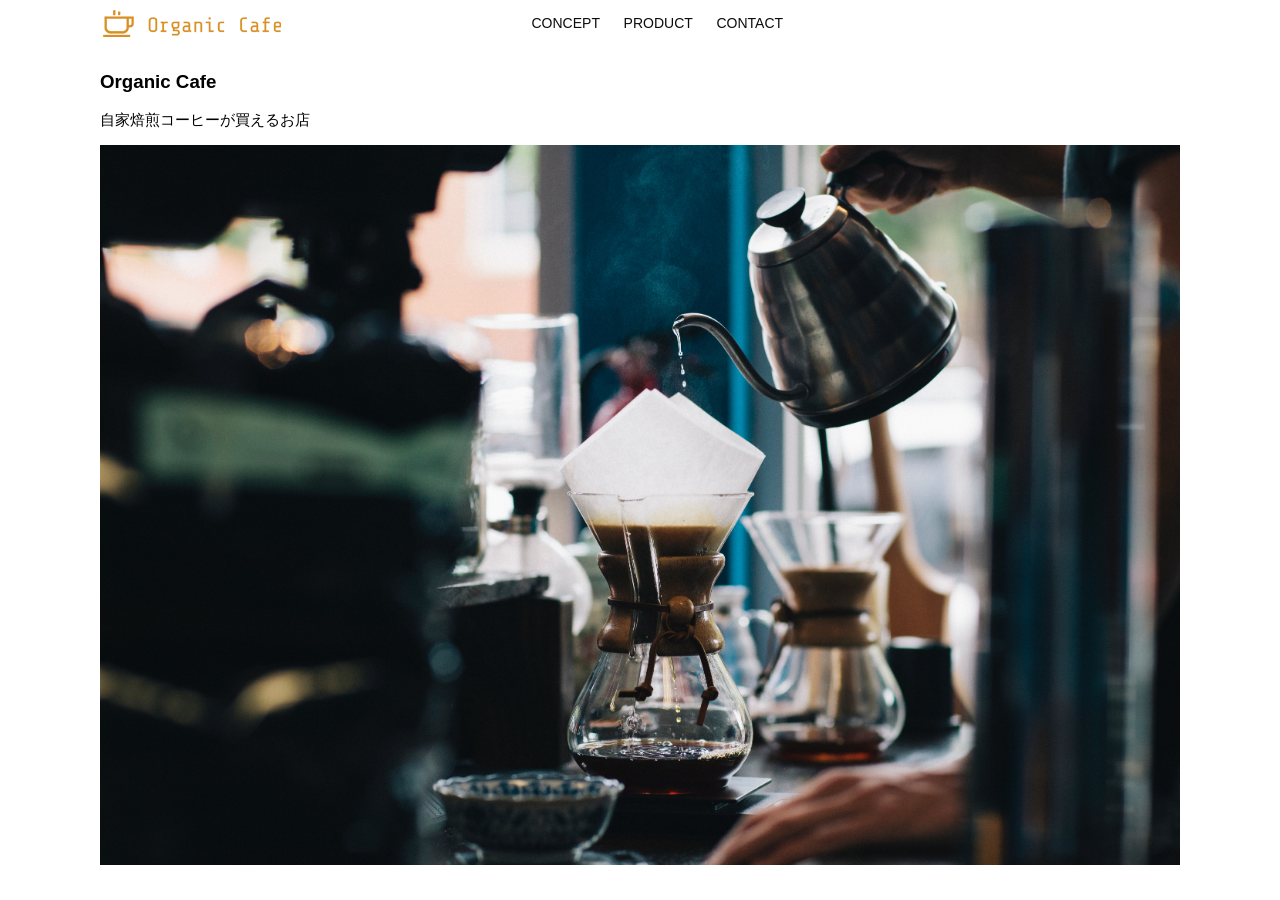
<file: kadai_013/index.html>
<!DOCTYPE html>
<html>
  <head>
    <title>Organic Cafe</title>
    <meta charset="UTF-8" />
    <meta
      name="description"
      content="自家焙煎のコーヒーがお家で楽しめるOrganic Cafe"
    />
    <meta name="viewport" content="width=device-width, initial-scale=1.0" />
    <link rel="stylesheet" href="style.css" />
  </head>
  <body>
    <!-- ヘッダー -->
    <header>
      <!-- ロゴ -->
      <a href="index.html" id="logo"
        ><img src="images/logo.png" alt="トップページに戻る"
      /></a>

      <!-- PC用ナビゲーション -->
      <nav id="nav-pc">
        <a href="index.html#concept">CONCEPT</a>
        <a href="index.html#product">PRODUCT</a>
        <a href="index.html#contact">CONTACT</a>
    </nav>
      <!-- スマホ用メニューボタン -->
      <img id="menu-sp" src="images/button-menu.png" alt="ナビゲーションを開く" onclick="document.getElementById('nav-sp').style.display = 'block'">
      
      <!-- スマホ用ナビゲーション -->
      <nav id="nav-sp">
        <img id="close" src="images/button-close.png" alt="ナビゲーションを閉じる" onclick="document.getElementById('nav-sp').style.display = 'none'">
        <a id="logo-sp" href="index.html" onclick="document.getElementById('nav-sp').style.display = 'none'"><img src="images/logo-sp.png" alt="トップページに戻る"></a>
        <a class="menu" href="index.html#concept" onclick="document.getElementById('nav-sp').style.display = 'none'">CONCEPT</a>
        <a class="menu" href="index.html#product" onclick="document.getElementById('nav-sp').style.display = 'none'">PRODUCT</a>
        <a class="menu" href="index.html#contact" onclick="document.getElementById('nav-sp').style.display = 'none'">CONTACT</a>
      </nav> 
    </header>
  
  <!--======== 後略 ========-->
  
    </header>
    <main>
      <article>
        <!-- メインビジュアル -->
        <section id="main-visual">
          <div id="main-message">
            <h1>Organic Cafe</h1>
            <p>自家焙煎コーヒーが買えるお店</p>
          </div>
          <img
            src="images/main-image.jpg"
            alt="コーヒーをハンドドリップで淹れる画像"
          />
        </section>
      </article>
    </main>
  </body>
</html>
</file>
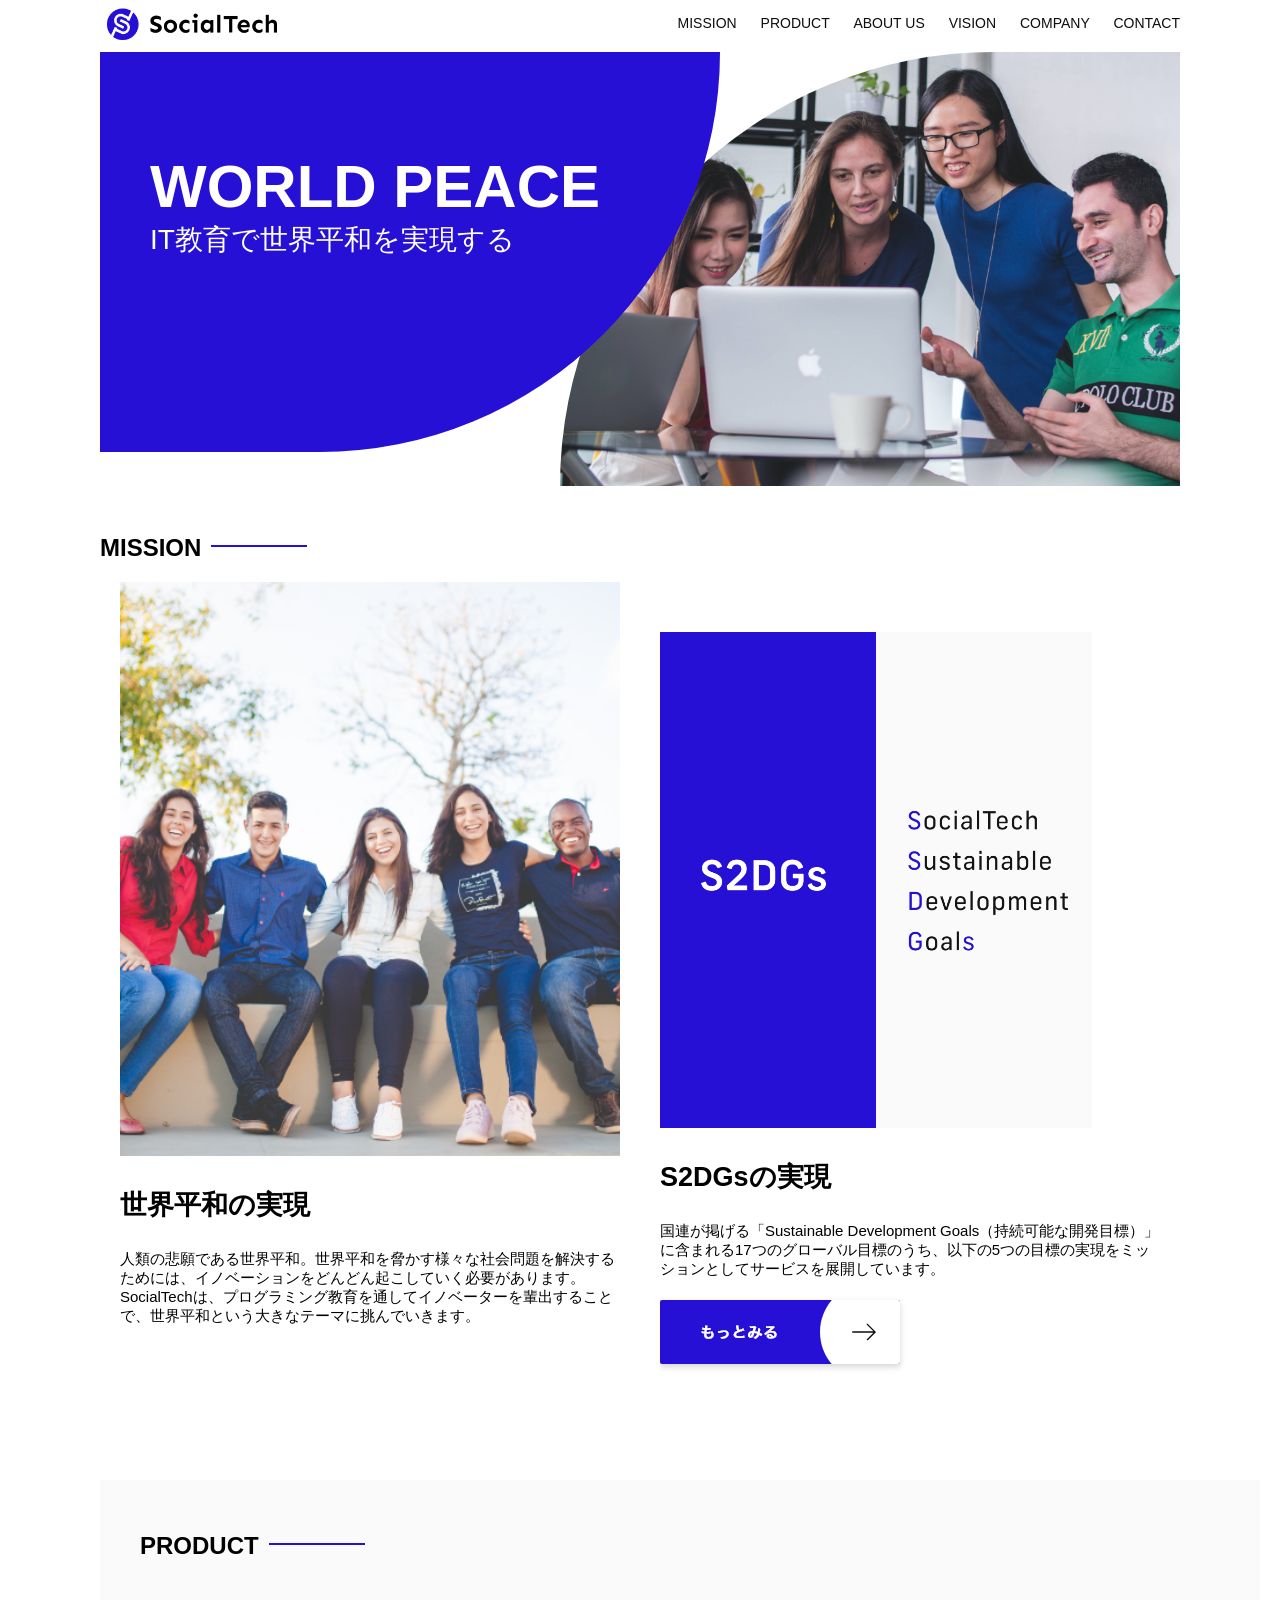
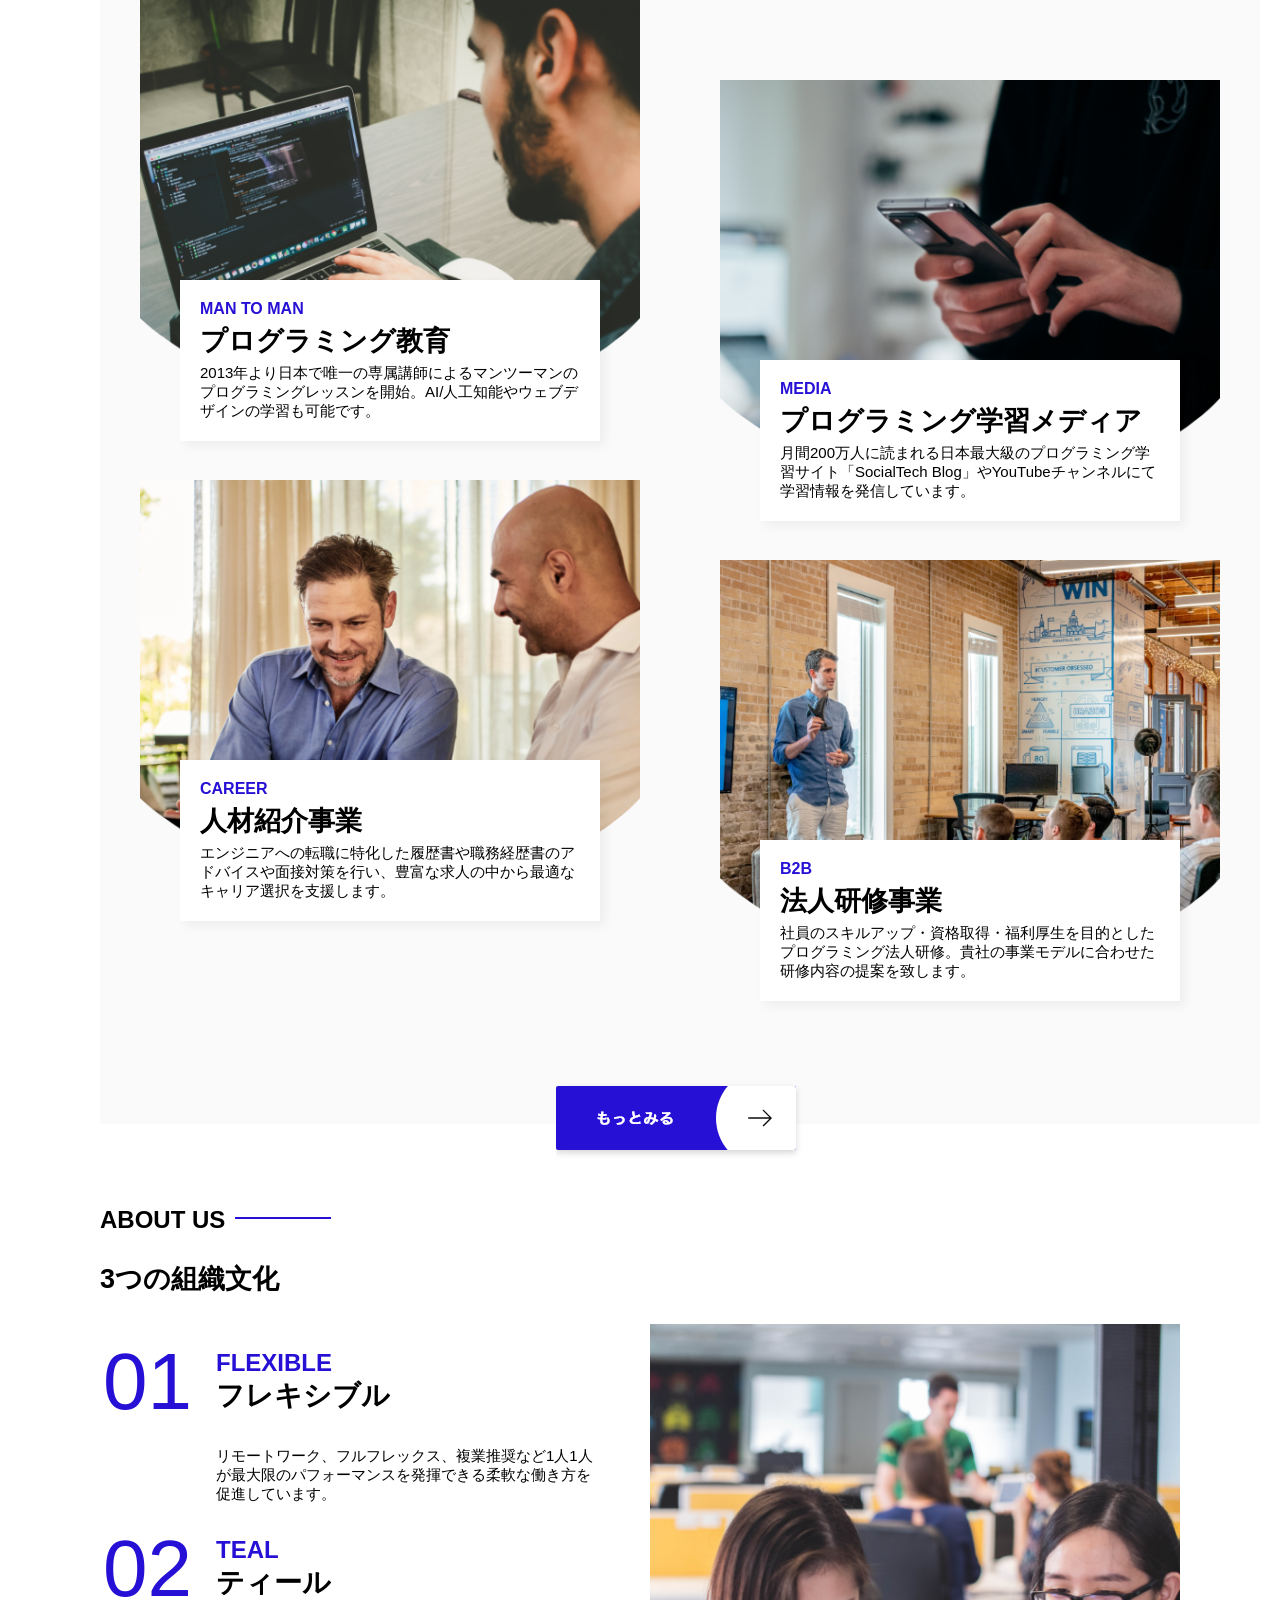
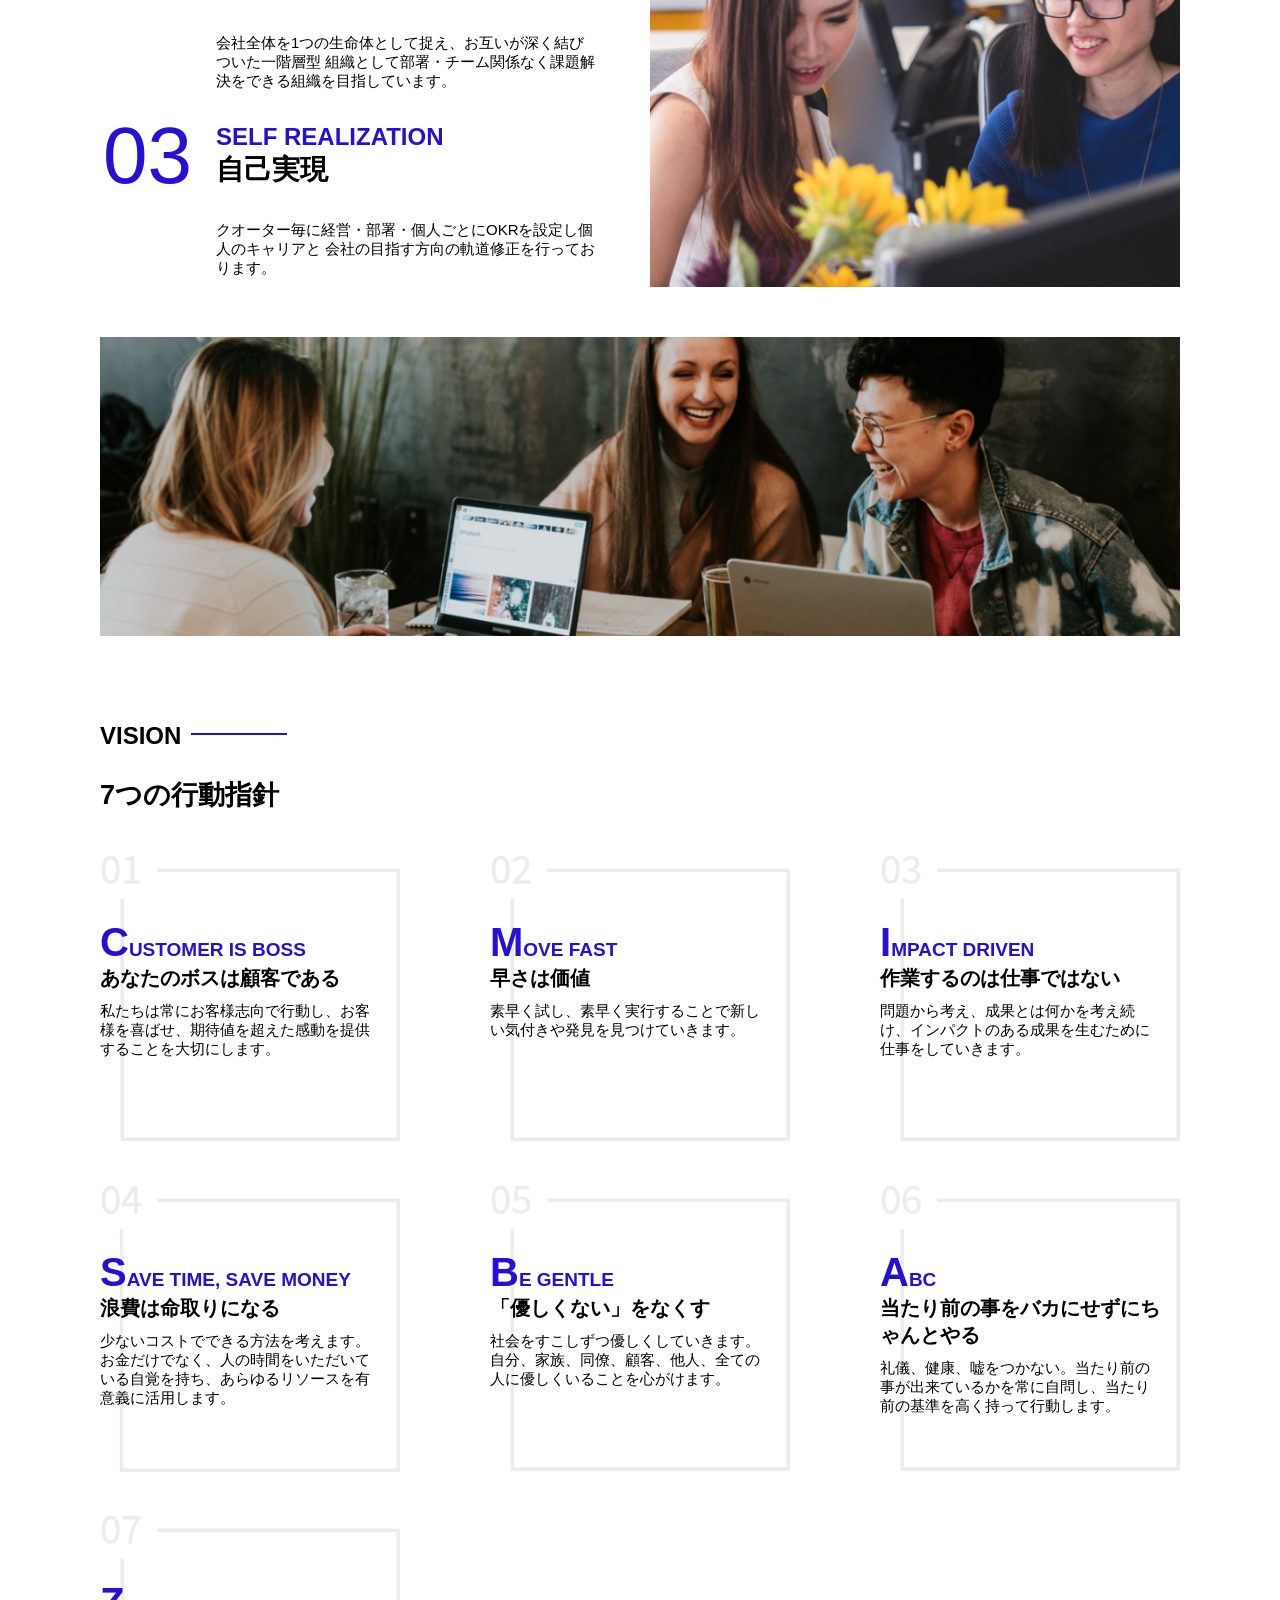
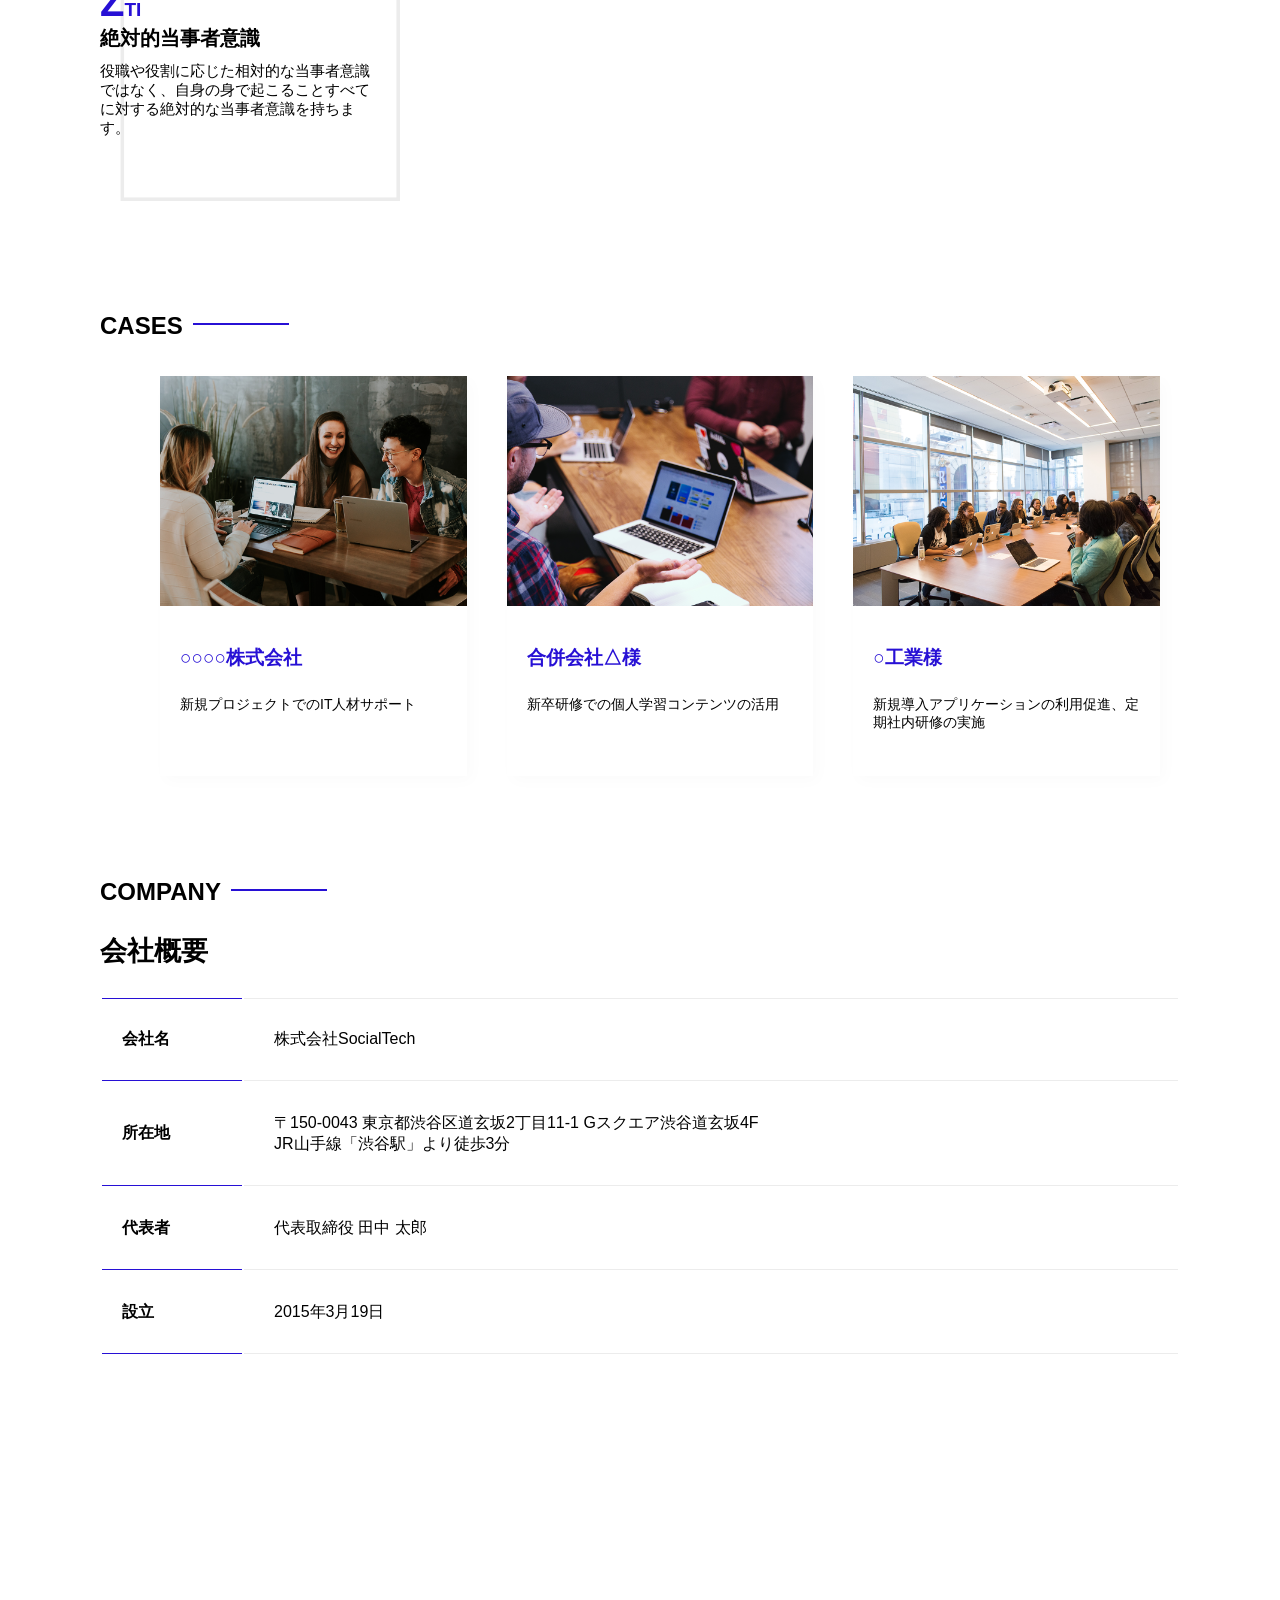
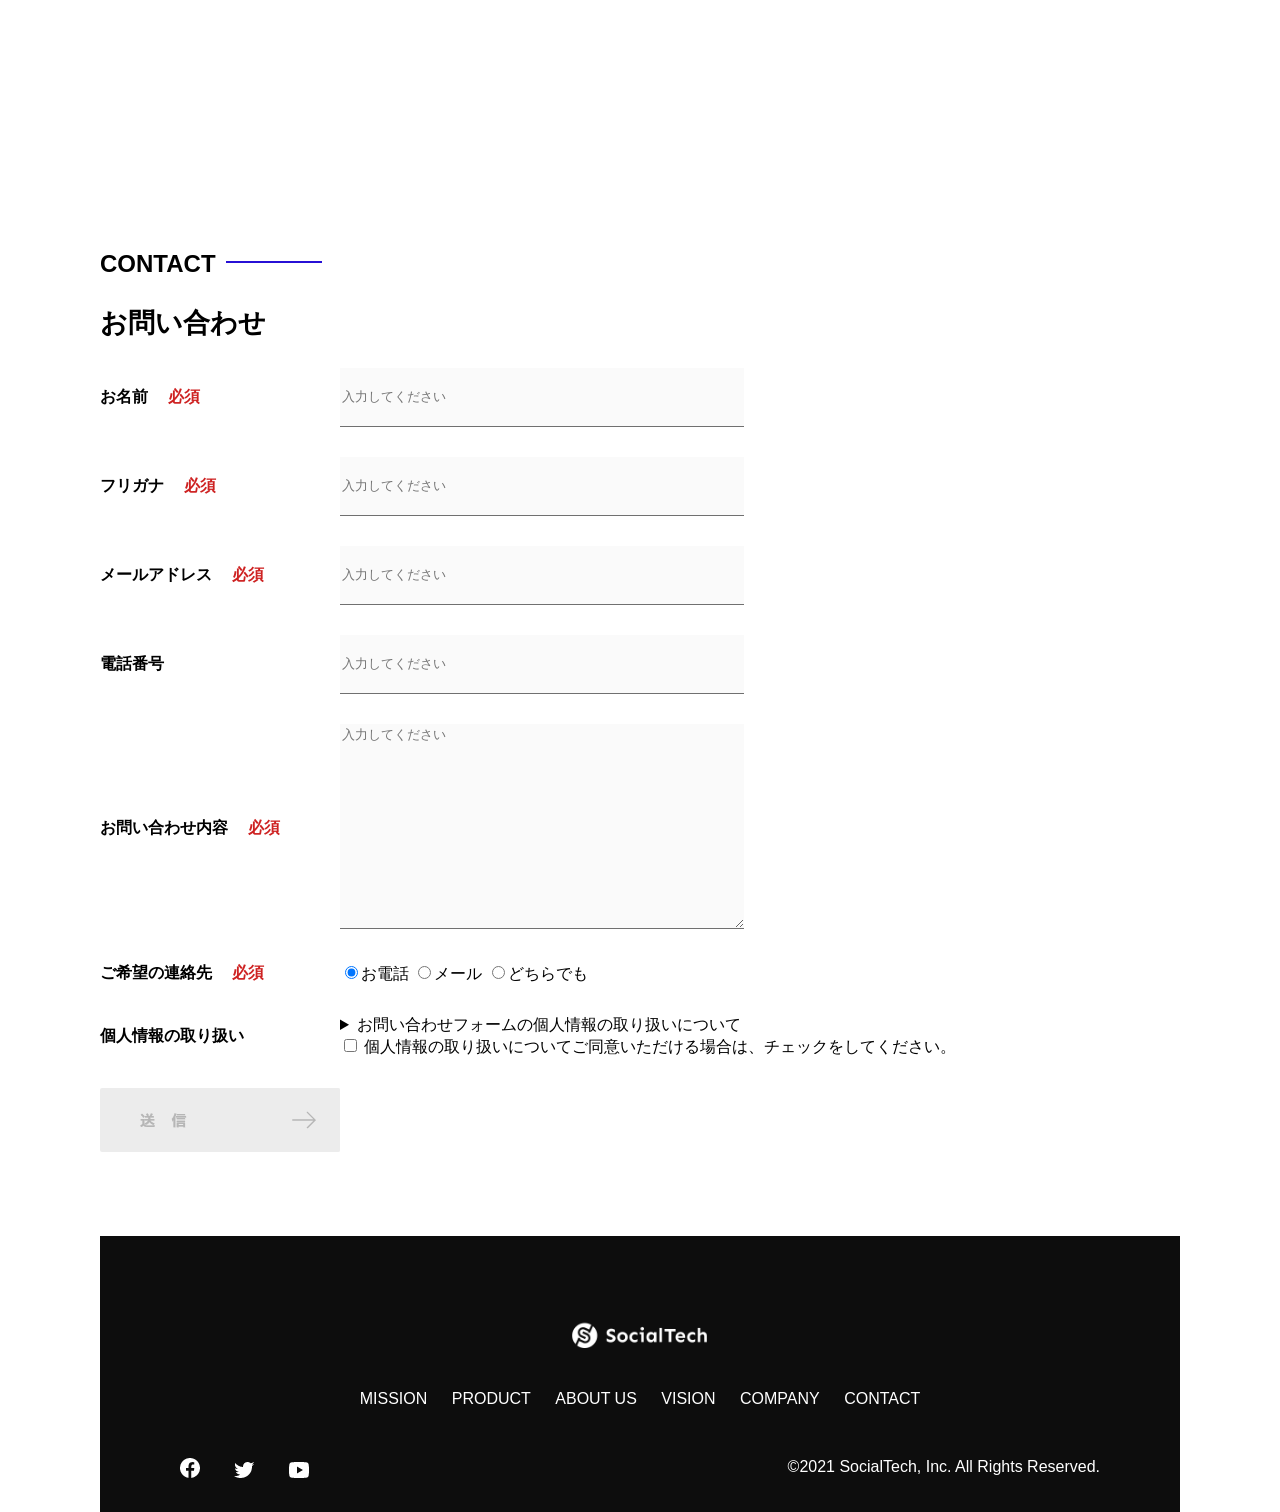
<file: kadai_tutorial_output/index.html>
<!DOCTYPE html>
<html>
  <head>
    <title>SocialTech</title>
    <meta charset="UTF-8" />
    <meta
      name="description"
      content="SocialTechはEdTech業界のリーディングカンパニーを目指します。"
    />
    <meta name="viewport" content="width=device-width, initial-scale=1.0" />
    <link rel="stylesheet" href="style.css" />
  </head>
  <body>
    <!-- ヘッダー -->
    <header>
      <!-- ロゴ -->
      <a href="index.html" id="logo"
        ><img src="images/logo.png" alt="トップページに戻る"
      /></a>

      <!-- PC用ナビゲーション -->
      <nav id="nav-pc">
        <a href="mission.html">MISSION</a>
        <a href="product.html">PRODUCT</a>
        <a href="index.html#aboutus">ABOUT US</a>
        <a href="index.html#vision">VISION</a>
        <a href="index.html#company">COMPANY</a>
        <a href="index.html#contact">CONTACT</a>
      </nav>
      <!-- スマホ用メニューボタン -->
     <img id="menu-sp" src="images/button-menu.png" alt="ナビゲーションを開く" onclick="document.getElementById('nav-sp').style.display = 'block'">
    <!-- スマホ用ナビゲーション -->
    <nav id="nav-sp">
      <img id="close" src="images/button-close.png" alt="ナビゲーションを閉じる" onclick="document.getElementById('nav-sp').style.display = 'none'">
      <a id="logo-sp" href="index.html" onclick="document.getElementById('nav-sp').style.display = 'none'"><img
          src="images/logo-sp.png" alt="トップページに戻る"></a>
      <a class="menu" href="mission.html" onclick="document.getElementById('nav-sp').style.display = 'none'">MISSION</a>
      <a class="menu" href="product.html" onclick="document.getElementById('nav-sp').style.display = 'none'">PRODUCT</a>
      <a class="menu" href="index.html#aboutus" onclick="document.getElementById('nav-sp').style.display = 'none'">ABOUT
        US</a>
      <a class="menu" href="index.html#vision"
        onclick="document.getElementById('nav-sp').style.display = 'none'">VISION</a>
      <a class="menu" href="index.html#company"
        onclick="document.getElementById('nav-sp').style.display = 'none'">COMPANY</a>
      <a class="menu" href="index.html#contact"
        onclick="document.getElementById('nav-sp').style.display = 'none'">CONTACT</a>
      <div id="sns">
        <a href="https://www.facebook.com/sejuku2013"><img src="images/button-facebook.png" alt="Facebookのリンク"></a>
        <a href="https://twitter.com/samuraijuku"><img src="images/button-twitter.png" alt="Twitterのリンク"></a>
        <a href="https://www.youtube.com/channel/UCCFOQO5aDK0xXam4cUQXT8g"><img src="images/button-youtube.png" alt="YouTubeのリンク"></a>
      </div>
    </nav>
    </header>
    <main>
      <article>
        <!-- メインビジュアル -->
        <section id="main-visual">
          <div id="main-message">
            <h1>WORLD PEACE</h1>
            <p>IT教育で世界平和を実現する</p>
          </div>
          <img
            src="images/index/index-main.png"
            alt="PCの周りに集まる多国籍の仲間たち"
          />
        </section>
        <!--ミッション-->
        <section id="mission">
          <h2 class="index-h2">MISSION</h2>
          <div id="mission-flex">
            <div>
              <img
                id="mission-photo"
                src="images/index/index-mission.png"
                alt="屋外のベンチで写真を撮影する多国籍の仲間たち"
              />
              <h3>世界平和の実現</h3>
              <p>
                人類の悲願である世界平和。世界平和を脅かす様々な社会問題を解決するためには、イノベーションをどんどん起こしていく必要があります。SocialTechは、プログラミング教育を通してイノベーターを輩出することで、世界平和という大きなテーマに挑んでいきます。
              </p>
            </div>
            <div>
              <img id="s2dgs" src="images/index/s2dgs.png" alt="S2DGs" />
              <h3>S2DGsの実現</h3>
              <p>
                国連が掲げる「Sustainable Development
                Goals（持続可能な開発目標）」に含まれる17つのグローバル目標のうち、以下の5つの目標の実現をミッションとしてサービスを展開しています。
              </p>
              <a href="mission.html">
                <img src="images/button-more.png" alt="もっとみる" />
              </a>
            </div>
          </div>
        </section>
        <!-- プロダクト -->
        <section id="product">
          <h2 class="index-h2">PRODUCT</h2>
          <div>
            <div id="product-left">
              <div>
                <img
                  class="product-photo"
                  src="images/index/index-mantoman.png"
                  alt="PCでコードを書く男性"
                />
                <div class="product-explain">
                  <span>MAN TO MAN</span>
                  <h3>プログラミング教育</h3>
                  <p>
                    2013年より日本で唯一の専属講師によるマンツーマンのプログラミングレッスンを開始。AI/人工知能やウェブデザインの学習も可能です。
                  </p>
                </div>
              </div>
              <div>
                <img
                  class="product-photo"
                  src="images/index/index-career.png"
                  alt="笑顔で話し合う2人の男性"
                />
                <div class="product-explain">
                  <span>CAREER</span>
                  <h3>人材紹介事業</h3>
                  <p>
                    エンジニアへの転職に特化した履歴書や職務経歴書のアドバイスや面接対策を行い、豊富な求人の中から最適なキャリア選択を支援します。
                  </p>
                </div>
              </div>
            </div>
            <div id="product-right">
              <div>
                <img
                  class="product-photo"
                  src="images/index/index-media.png"
                  alt="スマートフォンを操作する人"
                />
                <div class="product-explain">
                  <span>MEDIA</span>
                  <h3>プログラミング学習メディア</h3>
                  <p>
                    月間200万人に読まれる日本最大級のプログラミング学習サイト「SocialTech
                    Blog」やYouTubeチャンネルにて学習情報を発信しています。
                  </p>
                </div>
              </div>
              <div>
                <img
                  class="product-photo"
                  src="images/index/index-b2b.png"
                  alt="講演中の男性とそれを聴く人々"
                />
                <div class="product-explain">
                  <span>B2B</span>
                  <h3>法人研修事業</h3>
                  <p>
                    社員のスキルアップ・資格取得・福利厚生を目的としたプログラミング法人研修。貴社の事業モデルに合わせた研修内容の提案を致します。
                  </p>
                </div>
              </div>
            </div>
          </div>
          <div>
            <a id="product-more" href="product.html">
              <img src="images/button-more.png" alt="もっとみる" />
            </a>
          </div>
        </section>
        <!---ABOUT US-->
        <section id="aboutus">
          <h2 class="index-h2">ABOUT US</h2>
          <h3>3つの組織文化</h3>
          <div>
            <table class="culture-table">
              <tr>
                <td>
                  <span class="culture-num">01</span>
                </td>
                <td>
                  <span class="culture-en">FLEXIBLE</span>
                  <span class="culture-jp">フレキシブル</span>
                </td>
              </tr>
              <tr>
                <td>
                  <!--空のセル-->
                </td>
                <td>
                  <p class="culture-description">
                    リモートワーク、フルフレックス、複業推奨など1人1人が最大限のパフォーマンスを発揮できる柔軟な働き方を促進しています。
                  </p>
                </td>
              </tr>
              <tr>
                <td>
                  <span class="culture-num">02</span>
                </td>
                <td>
                  <span class="culture-en">TEAL</span>
                  <span class="culture-jp">ティール</span>
                </td>
              </tr>
              <tr>
                <td>
                  <!--空のセル-->
                </td>
                <td>
                  <p class="culture-description">
                    会社全体を1つの生命体として捉え、お互いが深く結びついた一階層型
                    組織として部署・チーム関係なく課題解決をできる組織を目指しています。
                  </p>
                </td>
              </tr>
              <tr>
                <td>
                  <span class="culture-num">03</span>
                </td>
                <td>
                  <span class="culture-en">SELF REALIZATION</span>
                  <span class="culture-jp">自己実現</span>
                </td>
              </tr>
              <tr>
                <td>
                  <!--空のセル-->
                </td>
                <td>
                  <p class="culture-description">
                    クオーター毎に経営・部署・個人ごとにOKRを設定し個人のキャリアと
                    会社の目指す方向の軌道修正を行っております。
                  </p>
                </td>
              </tr>
            </table>
            <img
              class="culture-img"
              src="images/index/index-aboutus1.png"
              alt="笑顔で話し合う2人の女性"
            />
          </div>
          <img
            class="culture-img2"
            src="images/index/index-aboutus2.png"
            alt="笑顔で話し合う3人の男女"
          />
        </section>
        <!-- VISION -->
        <section id="vision">
          <h2 class="index-h2">VISION</h2>
          <h3>7つの行動指針</h3>
          <div>
            <div class="vision-box">
              <img src="images/index/vision-01.png" alt="01" />
              <span>
                <h4>CUSTOMER IS BOSS</h4>
                <h5>あなたのボスは顧客である</h5>
                <p>
                  私たちは常にお客様志向で行動し、お客様を喜ばせ、期待値を超えた感動を提供することを大切にします。
                </p>
              </span>
            </div>
            <div class="vision-box">
              <img src="images/index/vision-02.png" alt="02" />
              <span>
                <h4>MOVE FAST</h4>
                <h5>早さは価値</h5>
                <p>
                  素早く試し、素早く実行することで新しい気付きや発見を見つけていきます。
                </p>
              </span>
            </div>
            <div class="vision-box">
              <img src="images/index/vision-03.png" alt="03" />
              <span>
                <h4>IMPACT DRIVEN</h4>
                <h5>作業するのは仕事ではない</h5>
                <p>
                  問題から考え、成果とは何かを考え続け、インパクトのある成果を生むために仕事をしていきます。
                </p>
              </span>
            </div>
            <div class="vision-box">
              <img src="images/index/vision-04.png" alt="04" />
              <span>
                <h4>SAVE TIME, SAVE MONEY</h4>
                <h5>浪費は命取りになる</h5>
                <p>
                  少ないコストでできる方法を考えます。お金だけでなく、人の時間をいただいている自覚を持ち、あらゆるリソースを有意義に活用します。
                </p>
              </span>
            </div>
            <div class="vision-box">
              <img src="images/index/vision-05.png" alt="05" />
              <span>
                <h4>BE GENTLE</h4>
                <h5>「優しくない」をなくす</h5>
                <p>
                  社会をすこしずつ優しくしていきます。自分、家族、同僚、顧客、他人、全ての人に優しくいることを心がけます。
                </p>
              </span>
            </div>
            <div class="vision-box">
              <img src="images/index/vision-06.png" alt="06" />
              <span>
                <h4>ABC</h4>
                <h5>当たり前の事をバカにせずにちゃんとやる</h5>
                <p>
                  礼儀、健康、嘘をつかない。当たり前の事が出来ているかを常に自問し、当たり前の基準を高く持って行動します。
                </p>
              </span>
            </div>
            <div class="vision-box">
              <img src="images/index/vision-07.png" alt="07" />
              <span>
                <h4>ZTI</h4>
                <h5>絶対的当事者意識</h5>
                <p>
                  役職や役割に応じた相対的な当事者意識ではなく、自身の身で起こることすべてに対する絶対的な当事者意識を持ちます。
                </p>
              </span>
            </div>
          </div>
        </section>
        <!-- CASES -->
        <section id="cases">
          <h2 class="index-h2">CASES</h2>
          <ul>
            <li class="case-card">
              <img
              class="case-img"
              src="images/index/case-1.png"
              alt="笑顔でミーティング"
              >
              <div class="case-k">
                <h4 class="case-name">○○○○株式会社</h4>
                <p class="case-setumei">新規プロジェクトでのIT人材サポート</p>
              </div>
            </li>
            <li class="case-card">
              <img
              class="case-img"
              src="images/index/case-2.png"
              alt="打ち合わせ"
              >
              <div class="case-k">
                <h4 class="case-name">合併会社△様</h4>
                <p class="case-setumei">新卒研修での個人学習コンテンツの活用
                </p>
              </div>
            </li>
            <li class="case-card">
              <img
              class="case-img"
              src="images/index/case-3.png"
              alt="みんなでミーティング"
              >
              <div class="case-k">
                <h4 class="case-name">○工業様</h4>
                <p class="case-setumei">新規導入アプリケーションの利用促進、定期社内研修の実施</p>
              </div>
            </li>
          </ul> 
        </section>
        <!-- COMPANY -->
        <section id="company">
          <h2 class="index-h2">COMPANY</h2>
          <h3>会社概要</h3>
          <table id="company-table">
            <tr>
              <th class="tableheader-first">会社名</th>
              <td class="cell-first">株式会社SocialTech</td>
            </tr>
            <tr>
              <th class="tableheader">所在地</th>
              <td class="cell">
                〒150-0043 東京都渋谷区道玄坂2丁目11-1 Gスクエア渋谷道玄坂4F<br />JR山手線「渋谷駅」より徒歩3分
              </td>
            </tr>
            <tr>
              <th class="tableheader">代表者</th>
              <td class="cell">代表取締役 田中 太郎</td>
            </tr>
            <tr>
              <th class="tableheader">設立</th>
              <td class="cell">2015年3月19日</td>
            </tr>
          </table>
          <iframe
            src="https://www.google.com/maps/embed?pb=!1m18!1m12!1m3!1d3241.7759544892483!2d139.69399665123464!3d35.65789123876098!2m3!1f0!2f0!3f0!3m2!1i1024!2i768!4f13.1!3m3!1m2!1s0x60188caa0042e8d1%3A0xba130bea826a7aa2!2z44CSMTUwLTAwNDMg5p2x5Lqs6YO95riL6LC35Yy66YGT546E5Z2C77yS5LiB55uu77yR77yR4oiS77yR!5e0!3m2!1sja!2sjp!4v1636872991912!5m2!1sja!2sjp"
            style="border: 0"
            allowfullscreen=""
            loading="lazy"
          >
          </iframe>
        </section>
        <!-- お問い合わせフォーム -->
        <section id="contact">
          <h2 class="index-h2">CONTACT</h2>
          <h3>お問い合わせ</h3>
          <form>
            <div>
              <div class="contact-heading">
                <label class="contact-label"
                  >お名前<span class="contact-span">必須</span></label
                >
              </div>
              <div class="contact-form">
                <input
                  type="text"
                  name="name"
                  placeholder="入力してください"
                  class="contact-textbox"
                />
              </div>
            </div>
            <div>
              <div class="contact-heading">
                <label class="contact-label"
                  >フリガナ<span class="contact-span">必須</span></label
                >
              </div>
              <div>
                <input
                  type="text"
                  name="hurigana"
                  placeholder="入力してください"
                  class="contact-textbox"
                />
              </div>
            </div>
            <div>
              <div class="contact-heading">
                <label class="contact-label"
                  >メールアドレス<span class="contact-span">必須</span></label
                >
              </div>
              <div>
                <input
                  type="text"
                  name="email"
                  placeholder="入力してください"
                  class="contact-textbox"
                />
              </div>
            </div>
            <div>
              <div class="contact-heading">
                <label class="contact-label">電話番号</label>
              </div>
              <div>
                <input
                  type="text"
                  name="tel"
                  placeholder="入力してください"
                  class="contact-textbox"
                />
              </div>
            </div>
            <div>
              <div class="contact-heading">
                <label class="contact-label"
                  >お問い合わせ内容<span class="contact-span">必須</span></label
                >
              </div>
              <div>
                <textarea
                  class="contact-textarea"
                  placeholder="入力してください"
                  name="message"
                ></textarea>
              </div>
            </div>
            <div>
              <div class="contact-heading">
                <label class="contact-label"
                  >ご希望の連絡先<span class="contact-span">必須</span></label
                >
              </div>
              <div>
                <input
                  class="radiobutton"
                  type="radio"
                  value="tel"
                  name="contact"
                  checked
                /><label>お電話</label>
                <input
                  class="radiobutton"
                  type="radio"
                  value="mail"
                  name="contact"
                /><label>メール</label>
                <input
                  class="radiobutton"
                  type="radio"
                  value="both"
                  name="contact"
                /><label>どちらでも</label>
              </div>
            </div>
            <div>
              <div class="contact-heading">
                <label class="contact-label">個人情報の取り扱い</label>
              </div>
              <div>
                <details>
                  <summary>
                    お問い合わせフォームの個人情報の取り扱いについて
                  </summary>
                  <div>
                    <span>１．組織の名称又は氏名</span><br />
                    株式会社SocialTech<br /><br />
                    <span
                      >２．個人情報保護管理者（若しくはその代理人）の氏名又は職名、所属及び連絡先
                      鈴木 一郎 コーポレート部</span
                    ><br />
                    メールアドレス：support@socialtech.net<br />
                    TEL：03-xxxx-xxxx<br />
                    <span>３．個人情報の利用目的</span><br />
                    ・本サービス及び本サービスに関連する情報の提供又はそれらに関する連絡のため<br />
                    ・ユーザーの本人確認のため<br />
                    ・当社サービスのご案内のため<br />
                    ・当社の商品等の広告または宣伝（電子メールによるものを含むものとします。）<br /><br />
                    <span>４．個人情報の取り扱い業務の委託</span><br />
                    個人情報の取扱業務の全部または一部を外部に業務委託する場合があります。<br />
                    その際、弊社は、個人情報を適切に保護できる管理体制を敷き実行していることを条件として<br />
                    委託先を厳選したうえで、機密保持契約を委託先と締結し、お客様の個人情報を厳密に管理させます。<br /><br />
                    <span>５．個人情報の開示等の請求</span><br />
                    お客様は、弊社に対してご自身の個人情報の開示等（利用目的の通知、開示、内容の訂正・追加・削除、利用の停止または消去、第三者への提供の停止）に関して、当社問合わせ窓口に申し出ることができます。<br />
                    その際、弊社はお客様ご本人を確認させていただいたうえで、合理的な期間内に対応いたします。<br /><br />
                    なお、個人情報に関する弊社問合わせ先は、次の通りです。<br /><br />
                    株式会社SocialTech　個人情報問合せ窓口<br />
                    〒150-0043　東京都渋谷区道玄坂2丁目11-1 Ｇスクエア渋谷道玄坂
                    4F<br />
                    メールアドレス：support@socialtech.net　TEL：03-xxxx-xxxx<br /><br />
                    <span>６．個人情報を提供されることの任意性について</span
                    ><br /><br />
                    お客様がご自身の個人情報を弊社に提供されるか否かは、お客様のご判断によりますが、もしご提供されない場合には、適切なサービスが提供できない場合がありますので予めご了承ください。
                  </div>
                </details>
                <input type="checkbox" name="agree" />
                <span
                  >個人情報の取り扱いについてご同意いただける場合は、チェックをしてください。</span
                >
              </div>
            </div>
            <input
              type="image"
              value="Submit"
              src="images/button-submit.png"
              alt="送信する"
            />
          </form>
        </section>
      </article>
      <footer>
        <div id="footer-logo">
          <img src="images/logo-sp.png" alt="SocialTech" />
        </div>
        <div id="footer-link">
          <a href="mission.html">MISSION</a>
          <a href="product.html">PRODUCT</a>
          <a href="index.html#aboutus">ABOUT US</a>
          <a href="index.html#vision">VISION</a>
          <a href="index.html#company">COMPANY</a>
          <a href="index.html#contact">CONTACT</a>
        </div>
        <div id="sns-footer">
          <a href="https://www.facebook.com/sejuku2013"
            ><img src="images/button-facebook.png" alt="Facebookのリンク"
          /></a>
          <a href="https://twitter.com/samuraijuku"
            ><img src="images/button-twitter.png" alt="Twitterのリンク"
          /></a>
          <a href="https://www.youtube.com/channel/UCCFOQO5aDK0xXam4cUQXT8g"
            ><img src="images/button-youtube.png" alt="YouTubeのリンク"
          /></a>
          <span id="copyright"
            >&copy;2021 SocialTech, Inc. All Rights Reserved.
          </span>
        </div>
      </footer>
    </main>
  </body>
</html>
</file>
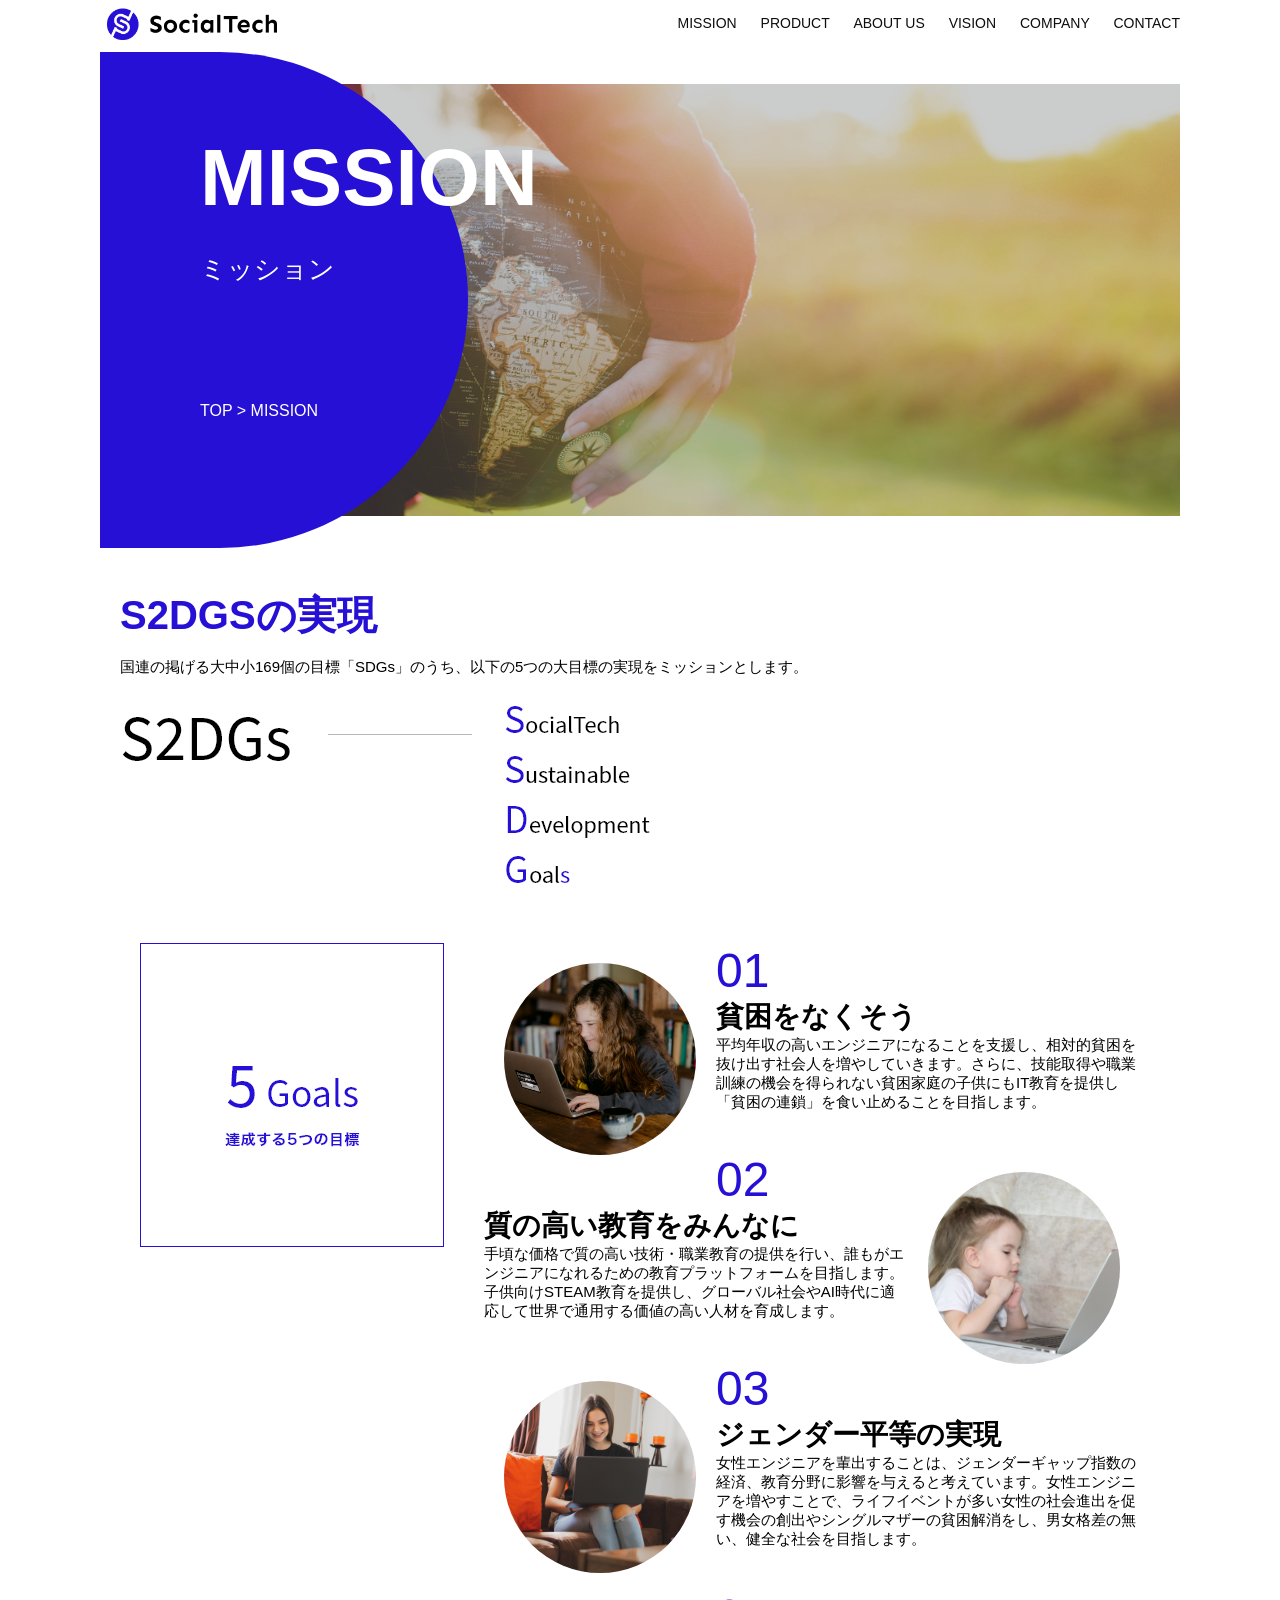
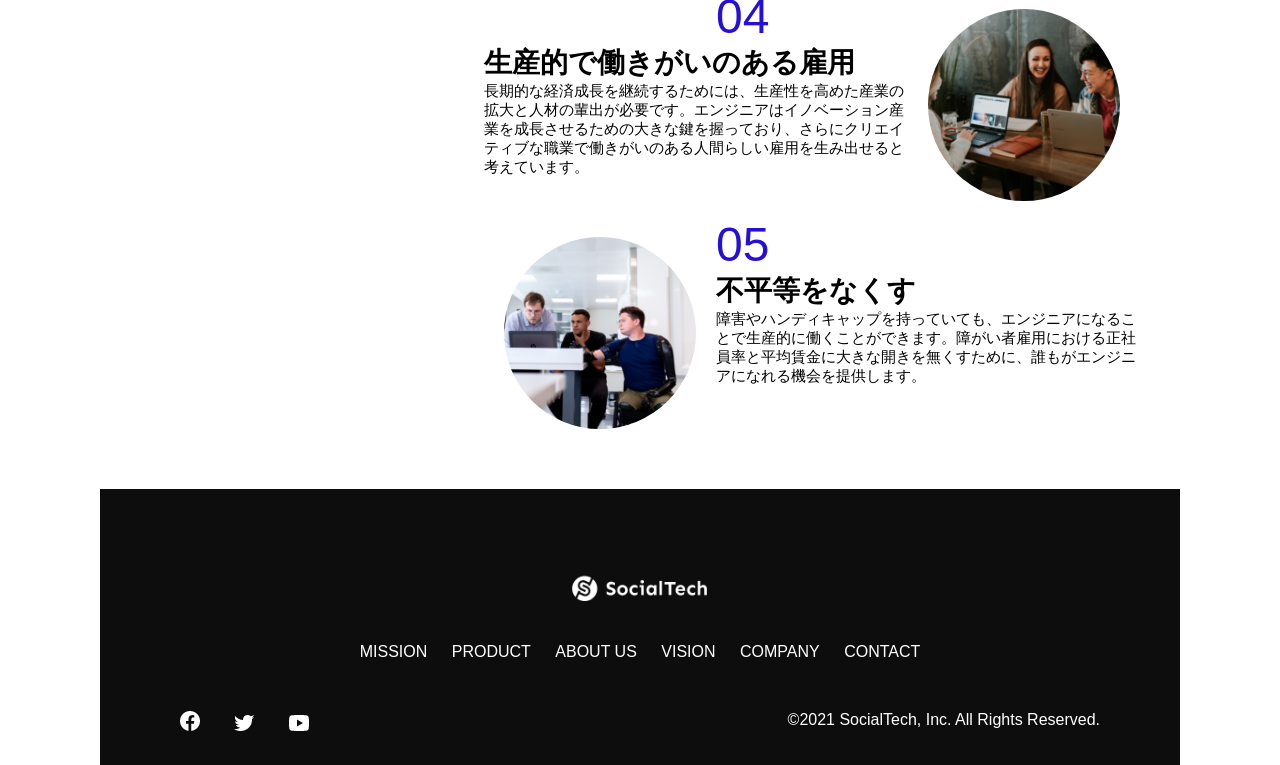
<file: kadai_tutorial_output/mission.html>
<!DOCTYPE html>
<html>
<head>
  <title>SocialTech - MISSION ミッション -</title>
  <meta charset="UTF-8">
  <meta name="description" content="SocialTechが目指す5つの目標（S2DGs）を紹介します">
  <meta name="viewport" content="width=device-width, initial-scale=1.0">
  <link rel="stylesheet" href="style.css">
</head>

<body>
  <!-- ヘッダー -->
  <header>
    <!-- ロゴ -->
    <a href="index.html" id="logo"><img src="images/logo.png" alt="トップページに戻る"></a>

    <!-- PC用ナビゲーション -->
    <nav id="nav-pc">
      <a href="mission.html">MISSION</a>
      <a href="product.html">PRODUCT</a>
      <a href="index.html#aboutus">ABOUT US</a>
      <a href="index.html#vision">VISION</a>
      <a href="index.html#company">COMPANY</a>
      <a href="index.html#contact">CONTACT</a>
    </nav>

    <!-- スマホ用メニューボタン -->
    <img id="menu-sp" src="images/button-menu.png" alt="ナビゲーションを開く" onclick="document.getElementById('nav-sp').style.display = 'block'">

    <!-- スマホ用ナビゲーション -->
    <nav id="nav-sp">
      <img id="close" src="images/button-close.png" alt="ナビゲーションを閉じる" onclick="document.getElementById('nav-sp').style.display = 'none'">
      <a id="logo-sp" href="index.html" onclick="document.getElementById('nav-sp').style.display = 'none'"><img
          src="images/logo-sp.png" alt="トップページに戻る"></a>
      <a class="menu" href="mission.html" onclick="document.getElementById('nav-sp').style.display = 'none'">MISSION</a>
      <a class="menu" href="product.html" onclick="document.getElementById('nav-sp').style.display = 'none'">PRODUCT</a>
      <a class="menu" href="index.html#aboutus" onclick="document.getElementById('nav-sp').style.display = 'none'">ABOUT
        US</a>
      <a class="menu" href="index.html#vision"
        onclick="document.getElementById('nav-sp').style.display = 'none'">VISION</a>
      <a class="menu" href="index.html#company"
        onclick="document.getElementById('nav-sp').style.display = 'none'">COMPANY</a>
      <a class="menu" href="index.html#contact"
        onclick="document.getElementById('nav-sp').style.display = 'none'">CONTACT</a>
      <div id="sns">
        <a href="https://www.facebook.com/sejuku2013"><img src="images/button-facebook.png" alt="Facebookのリンク"></a>
        <a href="https://twitter.com/samuraijuku"><img src="images/button-twitter.png" alt="Twitterのリンク"></a>
        <a href="https://www.youtube.com/channel/UCCFOQO5aDK0xXam4cUQXT8g"><img src="images/button-youtube.png" alt="YouTubeのリンク"></a>
      </div>
    </nav>
  </header>
  <main>
    <article>
      <section id="mission-main">
        <div id="mission-title">
          <h1>MISSION</h1>
          <span>ミッション</span>
          <div>TOP > MISSION</div>
        </div>
      </section>
      <section id="mission-s2dgs">
        <h2 class="mission-h2">S2DGSの実現</h2>
        <p>国連の掲げる大中小169個の目標「SDGs」のうち、以下の5つの大目標の実現をミッションとします。</p>
        <img src="images/mission/mission-s2dgs.png" alt="S2DGs">
      </section>
      <section id="mission-5goals">
        <div>
          <img id="s2dgs-image" src="images/mission/mission-5goals.png" alt="5Goals">
        </div>
        <div>
          <div>
            <img class="fivegoals-image-left" src="images/mission/mission-5goals01.png" alt="PCを操作する女の子">
            <span class="fivegoals-number">01</span>
            <h3 class="fivegoals-h3">貧困をなくそう</h3>
            <p class="fivegoals-p">
              平均年収の高いエンジニアになることを支援し、相対的貧困を抜け出す社会人を増やしていきます。さらに、技能取得や職業訓練の機会を得られない貧困家庭の子供にもIT教育を提供し「貧困の連鎖」を食い止めることを目指します。
            </p>
          </div>

          <div>
            <img class="fivegoals-image-right" src="images/mission/mission-5goals02.png" alt="PCを見つめる小さい女の子">
            <span class="fivegoals-number">02</span>
            <h3 class="fivegoals-h3">質の高い教育をみんなに</h3>
            <p class="fivegoals-p">
              手頃な価格で質の高い技術・職業教育の提供を行い、誰もがエンジニアになれるための教育プラットフォームを目指します。子供向けSTEAM教育を提供し、グローバル社会やAI時代に適応して世界で通用する価値の高い人材を育成します。
            </p>
          </div>

          <div>
            <img class="fivegoals-image-left" src="images/mission/mission-5goals03.png" alt="PCを操作する女性">
            <span class="fivegoals-number">03</span>
            <h3 class="fivegoals-h3">ジェンダー平等の実現</h3>
            <p class="fivegoals-p">
              女性エンジニアを輩出することは、ジェンダーギャップ指数の経済、教育分野に影響を与えると考えています。女性エンジニアを増やすことで、ライフイベントが多い女性の社会進出を促す機会の創出やシングルマザーの貧困解消をし、男女格差の無い、健全な社会を目指します。
            </p>
          </div>

          <div>
            <img class="fivegoals-image-right" src="images/mission/mission-5goals04.png" alt="笑顔で話し合う3人の男女">
            <span class="fivegoals-number">04</span>
            <h3 class="fivegoals-h3">生産的で働きがいのある雇用</h3>
            <p class="fivegoals-p">
              長期的な経済成長を継続するためには、生産性を高めた産業の拡大と人材の輩出が必要です。エンジニアはイノベーション産業を成長させるための大きな鍵を握っており、さらにクリエイティブな職業で働きがいのある人間らしい雇用を生み出せると考えています。
            </p>
          </div>

          <div>
            <img class="fivegoals-image-left" src="images/mission/mission-5goals05.png" alt="障害を持つ男性が生き生きと働く様子">
            <span class="fivegoals-number">05</span>
            <h3 class="fivegoals-h3">不平等をなくす</h3>
            <p class="fivegoals-p">
              障害やハンディキャップを持っていても、エンジニアになることで生産的に働くことができます。障がい者雇用における正社員率と平均賃金に大きな開きを無くすために、誰もがエンジニアになれる機会を提供します。
            </p>
          </div>
        </div>

      </section>
    </article>
    <footer>
      <div id="footer-logo">
        <img src="images/logo-sp.png" alt="SocialTech">
      </div>
      <div id="footer-link">
        <a href="mission.html">MISSION</a>
        <a href="product.html">PRODUCT</a>
        <a href="index.html#aboutus">ABOUT US</a>
        <a href="index.html#vision">VISION</a>
        <a href="index.html#company">COMPANY</a>
        <a href="index.html#contact">CONTACT</a>
      </div>
      <div id="sns-footer">
        <a href="https://www.facebook.com/sejuku2013"><img src="images/button-facebook.png" alt="Facebookのリンク"></a>
        <a href="https://twitter.com/samuraijuku"><img src="images/button-twitter.png" alt="Twitterのリンク"></a>
        <a href="https://www.youtube.com/channel/UCCFOQO5aDK0xXam4cUQXT8g"><img src="images/button-youtube.png" alt="YouTubeのリンク"></a>
        <span id="copyright">&copy;2021 SocialTech, Inc. All Rights Reserved. </span>
      </div>
    </footer>
  </main>
</body>

</html>
</file>
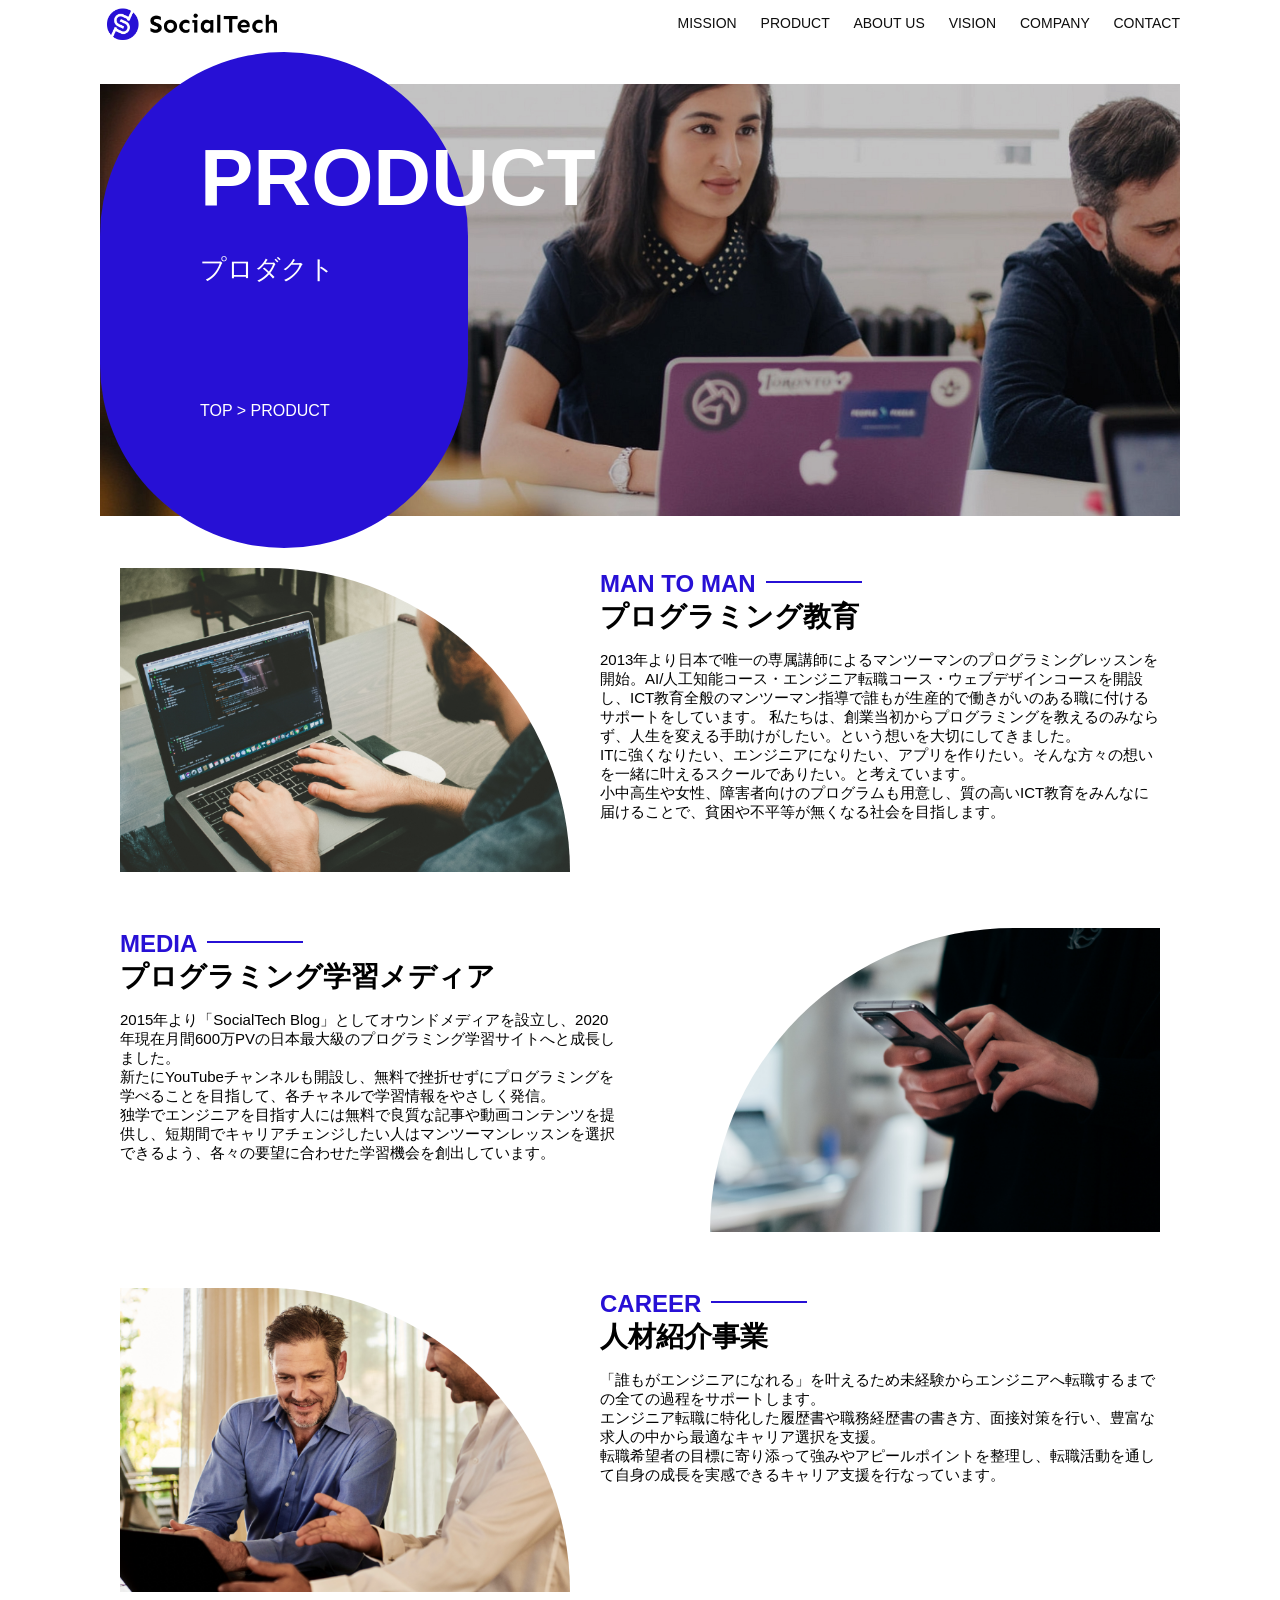
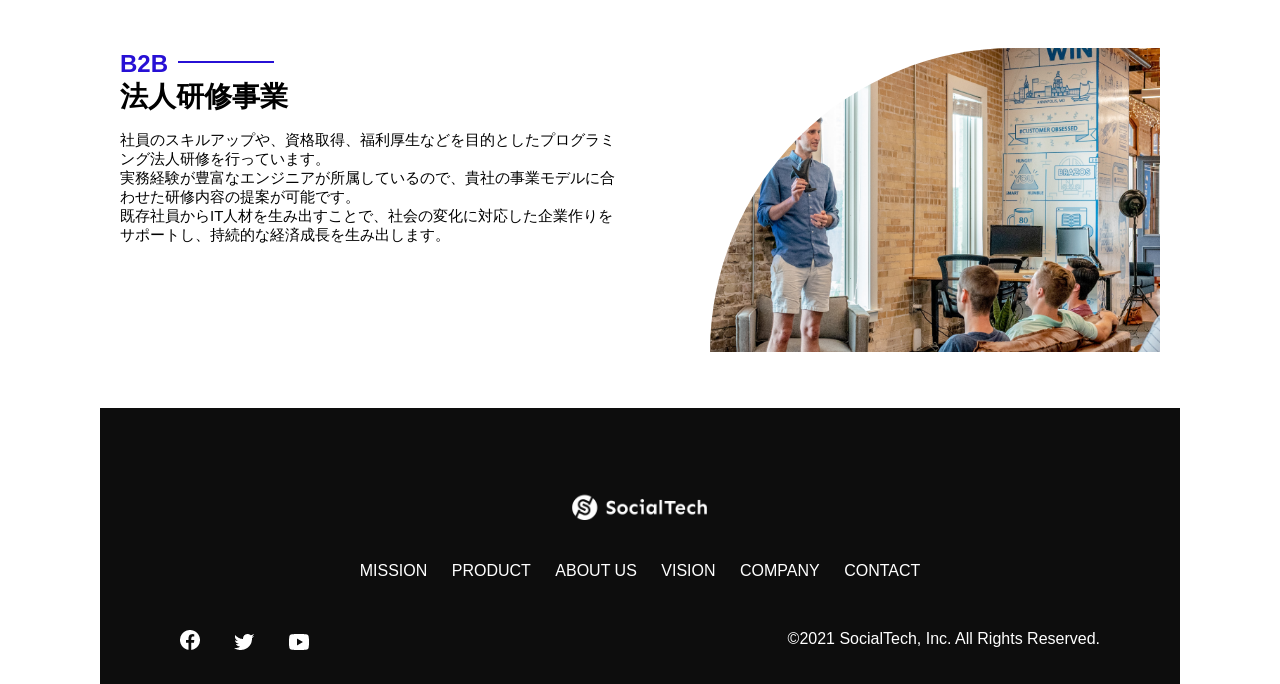
<file: kadai_tutorial_output/product.html>
<!DOCTYPE html>
  <html>
  <head>
    <title>SocialTech -PRODUCT プロダクト-</title>
    <meta charset="UTF-8">
    <meta name="description" content="SocialTechの4つのプロダクトを紹介します">
    <meta name="viewport" content="width=device-width, initial-scale=1.0">
    <link rel="stylesheet" href="style.css">
  </head>
  
  <body>
    <!-- ヘッダー -->
    <header>
      <!-- ロゴ -->
      <a href="index.html" id="logo"><img src="images/logo.png" alt="トップページに戻る"></a>
  
      <!-- PC用ナビゲーション -->
      <nav id="nav-pc">
        <a href="mission.html">MISSION</a>
        <a href="product.html">PRODUCT</a>
        <a href="index.html#aboutus">ABOUT US</a>
        <a href="index.html#vision">VISION</a>
        <a href="index.html#company">COMPANY</a>
        <a href="index.html#contact">CONTACT</a>
      </nav>
  
      <!-- スマホ用メニューボタン -->
      <img id="menu-sp" src="images/button-menu.png" alt="ナビゲーションを開く" onclick="document.getElementById('nav-sp').style.display = 'block'">
  
      <!-- スマホ用ナビゲーション -->
      <nav id="nav-sp">
        <img id="close" src="images/button-close.png" alt="ナビゲーションを閉じる" onclick="document.getElementById('nav-sp').style.display = 'none'">
        <a id="logo-sp" href="index.html" onclick="document.getElementById('nav-sp').style.display = 'none'"><img
            src="images/logo-sp.png" alt="トップページに戻る"></a>
        <a class="menu" href="mission.html" onclick="document.getElementById('nav-sp').style.display = 'none'">MISSION</a>
        <a class="menu" href="product.html" onclick="document.getElementById('nav-sp').style.display = 'none'">PRODUCT</a>
        <a class="menu" href="index.html#aboutus" onclick="document.getElementById('nav-sp').style.display = 'none'">ABOUT
          US</a>
        <a class="menu" href="index.html#vision"
          onclick="document.getElementById('nav-sp').style.display = 'none'">VISION</a>
        <a class="menu" href="index.html#company"
          onclick="document.getElementById('nav-sp').style.display = 'none'">COMPANY</a>
        <a class="menu" href="index.html#contact"
          onclick="document.getElementById('nav-sp').style.display = 'none'">CONTACT</a>
        <div id="sns">
          <a href="https://www.facebook.com/sejuku2013"><img src="images/button-facebook.png" alt="Facebookのリンク"></a>
          <a href="https://twitter.com/samuraijuku"><img src="images/button-twitter.png" alt="Twitterのリンク"></a>
          <a href="https://www.youtube.com/channel/UCCFOQO5aDK0xXam4cUQXT8g"><img src="images/button-youtube.png" alt="YouTubeのリンク"></a>
        </div>
      </nav>
    </header>
    <main>
      <article>
        <section id="product-main">
          <div id="product-title">
            <h1>PRODUCT</h1>
            <span>プロダクト</span>
            <div>TOP > PRODUCT</div>
          </div>
        </section>
        <section class="product-section1">
          <img src="images/product/product-mantoman.png" alt="PCでコードを書く男性">
          <div>
            <h2 class="product-h2">MAN TO MAN</h2>
            <h3 class="product-h3">プログラミング教育</h3>
            <p>
              2013年より日本で唯一の専属講師によるマンツーマンのプログラミングレッスンを開始。AI/人工知能コース・エンジニア転職コース・ウェブデザインコースを開設し、ICT教育全般のマンツーマン指導で誰もが生産的で働きがいのある職に付けるサポートをしています。
              私たちは、創業当初からプログラミングを教えるのみならず、人生を変える手助けがしたい。という想いを大切にしてきました。<br>ITに強くなりたい、エンジニアになりたい、アプリを作りたい。そんな方々の想いを一緒に叶えるスクールでありたい。と考えています。<br>小中高生や女性、障害者向けのプログラムも用意し、質の高いICT教育をみんなに届けることで、貧困や不平等が無くなる社会を目指します。
            </p>
          </div>
        </section>
        <section class="product-section2">
          <div>
            <h2 class="product-h2">MEDIA</h2>
            <h3 class="product-h3">プログラミング学習メディア</h3>
            <p>2015年より「SocialTech
              Blog」としてオウンドメディアを設立し、2020年現在月間600万PVの日本最大級のプログラミング学習サイトへと成長しました。<br>新たにYouTubeチャンネルも開設し、無料で挫折せずにプログラミングを学べることを目指して、各チャネルで学習情報をやさしく発信。<br>独学でエンジニアを目指す人には無料で良質な記事や動画コンテンツを提供し、短期間でキャリアチェンジしたい人はマンツーマンレッスンを選択できるよう、各々の要望に合わせた学習機会を創出しています。
            </p>
          </div>
          <img src="images/product/product-media.png" alt="スマートフォンを操作する人">
        </section>
        <section class="product-section1">
          <img src="images/product/product-career.png" alt="笑顔で話し合う2人の男性">
          <div>
            <h2 class="product-h2">CAREER</h2>
            <h3 class="product-h3">人材紹介事業</h3>
            <p>
              「誰もがエンジニアになれる」を叶えるため未経験からエンジニアへ転職するまでの全ての過程をサポートします。<br>エンジニア転職に特化した履歴書や職務経歴書の書き方、面接対策を行い、豊富な求人の中から最適なキャリア選択を支援。<br>転職希望者の目標に寄り添って強みやアピールポイントを整理し、転職活動を通して自身の成長を実感できるキャリア支援を行なっています。<br>
            </p>
          </div>
        </section>
        <section class="product-section2">
          <div>
            <h2 class="product-h2">B2B</h2>
            <h3 class="product-h3">法人研修事業</h3>
            <p>
              社員のスキルアップや、資格取得、福利厚生などを目的としたプログラミング法人研修を行っています。<br>実務経験が豊富なエンジニアが所属しているので、貴社の事業モデルに合わせた研修内容の提案が可能です。<br>既存社員からIT人材を生み出すことで、社会の変化に対応した企業作りをサポートし、持続的な経済成長を生み出します。
            </p>
          </div>
          <img src="images/product/product-b2b.png" alt="講演中の男性とそれを聴く人々">
        </section>
      </article>
      <footer>
        <div id="footer-logo">
          <img src="images/logo-sp.png" alt="SocialTech">
        </div>
        <div id="footer-link">
          <a href="mission.html">MISSION</a>
          <a href="product.html">PRODUCT</a>
          <a href="index.html#aboutus">ABOUT US</a>
          <a href="index.html#vision">VISION</a>
          <a href="index.html#company">COMPANY</a>
          <a href="index.html#contact">CONTACT</a>
        </div>
        <div id="sns-footer">
          <a href="https://www.facebook.com/sejuku2013"><img src="images/button-facebook.png" alt="Facebookのリンク"></a>
          <a href="https://twitter.com/samuraijuku"><img src="images/button-twitter.png" alt="Twitterのリンク"></a>
          <a href="https://www.youtube.com/channel/UCCFOQO5aDK0xXam4cUQXT8g"><img src="images/button-youtube.png" alt="YouTubeのリンク"></a>
          <span id="copyright">&copy;2021 SocialTech, Inc. All Rights Reserved. </span>
        </div>
      </footer>
    </main>
  </body>
  
  </html>
</file>
<file: kadai_013/style.css>
/* PC、スマホ共通スタイル */
body {
  font-family: "Source Sans Pro", "Hiragino Kaku Gothic ProN", Meiryo, Arial,
    sans-serif;
}

p {
  font-size: 15px;
}

#main-visual>img {
  width: 100%;
}

/*================
PC用のスタイル 
=================*/
@media screen and (min-width: 768px) {
  /* 横幅設定 */
  body {
    max-width: 1080px;
    min-width: 960px;
    margin: 0 auto 0 auto;
  }

  /* ヘッダー */
  header {
    display: flex;
    justify-content: space-between;
  }
  

  /* ナビゲーションのレイアウト */
  #nav-pc {
    text-align: right;
    font-size: 14px;
    padding-top: 15px;
  }

  /* ナビゲーションのリンクの装飾設定 */
  #nav-pc>a {
    text-decoration: none;
    margin-left: 20px;
  }

  #nav-pc>a:link {
    color: #0d0d0d;
  }

  #nav-pc>a:visited {
    color: #0d0d0d;
  }

  #nav-pc>a:hover {
    color: #0d0d0d;
    text-decoration: underline;
  }

  #nav-pc>a:active {
    color: #0d0d0d;
  }
  #menu-sp {
    display: none;
  }

  .menu {
    display: none;
  }
}

/*====================
スマートフォン用のスタイル
=====================*/
@media screen and (max-width: 767px) {
  body {
    min-width: 375px;
    margin: 0;
  }
  /* PCのナビゲーションを非表示に	 */
  #nav-pc {
    display: none;
  }
  
  /* ハンバーガーメニュー */
  #menu-sp {
    float: right;
    padding: 0;
  }

  /* スマホ用ナビゲーション */
  #nav-sp {
    background-color: #ce933e;
    position: absolute;
    left: 0;
    top: 0;
    height: 100%;
    width: 100%;
    display: none;
    z-index: 100;
  }

  /* xボタン */
  #close {
    position: absolute;
    top: 20px;
    right: 20px;
  }

  /* ナビゲーションメニュー用ロゴ */
  #logo-sp {
    margin: 80px 0 30px 20px;
  }
  
  /* ナビゲーションのリンクの装飾設定 */
  #nav-sp > a {
    display: block;
  }
  #nav-sp > a:link {
    color: #ffffff;
  }
  #nav-sp > a:visited {
    color: #ffffff;
  }
  #nav-sp > a:hover {
    color: #ffffff;
    text-decoration: underline;
  }
  #nav-sp > a:active {
    color: #ffffff;
  }
  #nav-sp > .menu {
    text-decoration: none;
    display: block;
    margin: 0 20px 0 20px;
    height: 44px;
    font-size: 16px;
    background-image: url("images/arrow.png");
    background-repeat: no-repeat;
    background-position: right top;
  }
}
</file>
<file: kadai_tutorial_output/style.css>
/* PC、スマホ共通スタイル */
body {
  font-family: "Source Sans Pro", "Hiragino Kaku Gothic ProN", Meiryo, Arial,
    sans-serif;
}

p {
  font-size: 15px;
}

/*================
PC用のスタイル 
=================*/
@media screen and (min-width: 768px) {
/* 横幅設定 */
body {
  max-width: 1080px;
  min-width: 960px;
  margin: 0 auto 0 auto;
}

/* ヘッダー */
header {
  display: flex;
  justify-content: space-between;
}

/* ナビゲーションのレイアウト */
#nav-pc {
  text-align: right;
  font-size: 14px;
  padding-top: 15px;
}

/* ナビゲーションのリンクの装飾設定 */
#nav-pc>a {
  text-decoration: none;
  margin-left: 20px;
}

#nav-pc>a:link {
  color: #0d0d0d;
}

#nav-pc>a:visited {
  color: #0d0d0d;
}

#nav-pc>a:hover {
  color: #0d0d0d;
  text-decoration: underline;
}

#nav-pc>a:active {
  color: #0d0d0d;
}
/* スマホ用ナビを非表示 */
#nav-sp,
#menu-sp {
  display: none;
}

/* メインビジュアル*/
#main-visual {
  position: relative;
  height: 400px;
}

#main-message {
  position: absolute;
  top: 0;
  left: 0;
  background-color: #2710d5;
  color: #ffffff;
  border-radius: 0 0 476px 0;
  max-width: 620px;
  height: 100%;
  width: 100%;
  z-index: 11;
}

#main-message>h1 {
  font-size: 60px;
  font-weight: bold;
  margin: 100px 0 0 50px;
}

#main-message>p {
  font-size: 28px;
  margin: 0 0 0 50px;
}

#main-visual>img {
  max-width: 620px;
  border-radius: 476px 0 0 0;
  position: absolute;
  top: 0;
  right: 0;
  z-index: 10;
}

/* 見出し */
h2 {
  margin: 40px 0 0 0;
}

h2::after {
  content: url("images/line.png");
  margin-left: 10px;
}

h3 {
  font-size: 27px;
}

/* ミッション */
#mission {
  margin: 80px auto 80px auto;
  width: 100%;
}

#mission-flex {
  width: 100%;
  display: flex;
}

#mission-flex>div {
  width: 50%;
  margin: 20px;
}

#mission-photo {
  width: 100%;
}

#s2dgs {
  margin-top: 50px;
}

/* プロダクト */
#product {
  background-color: #fafafa;
  width: 100%;
  margin: 80px 0 80px 0;
  padding: 10px 40px 0px 40px;
}

/* 外枠 */
#product>div {
  margin-top: 40px;
  display: flex;
}

/* 左のカラム */
#product-left {
  width: 50%;
  margin-right: 20px;
}

/* 右のカラム */
#product-right {
  width: 50%;
  margin-left: 20px;
  margin-top: 80px;
}

/* 画像＋説明の枠 */
#product-left>div {
  position: relative;
  height: 480px;
  margin-right: 20px;
}

#product-right>div {
  position: relative;
  height: 480px;
  margin-left: 20px;
}

/* 画像 */
.product-photo {
  width: 100%;
}

/* 説明文の枠 */
.product-explain {
  background-color: #ffffff;
  position: absolute;
  left: 0;
  top: 280px;
  margin: 0 40px 0 40px;
  padding: 20px;
  box-shadow: 5px 5px 10px rgba(0, 0, 0, 0.05);
}

/* 説明文の英語 */
.product-explain>span {
  color: #2710d5;
  font-weight: bold;
  font-size: 16px;
  margin: 0;
}

/* 説明文の見出し */
.product-explain>h3 {
  margin: 5px 0 5px 0;
}

/* 説明文 */
.product-explain>p {
  margin: 0;
}

/* 「もっとみる」ボタン */
#product-more {
  margin: 0 auto -42px auto;
}

/* ABOUT US */
#aboutus {
  margin: 80px auto 80px auto;
}

/* 3つの組織文化と画像を入れる枠 */
#aboutus>div {
  display: flex;
}

/* 画像 */
.culture-img {
  width: 100%;
  align-self: flex-start;
}

.culture-img2 {
  margin-top: 50px;
  width: 100%;
}

/* 3つの組織文化の表 */
.culture-table {
  max-width: 500px;
  margin-right: 50px;
}

/* 番号 */
.culture-num {
  font-size: 80px;
  color: #2710d5;
  margin: 0 20px 0 0;
}

/* 組織文化英語 */
.culture-en {
  color: #2710d5;
  font-weight: bold;
  font-size: 24px;
  display: block;
}

/* 組織文化日本語 */
.culture-jp {
  font-size: 28px;
  font-weight: bold;
}

/* 説明文 */
.culture-description {
  margin: 0;
}

/* ビジョン */
#vision {
  margin: 80px auto 80px auto;
}

/* セクション内の外枠 */
#vision>div {
  width: 100%;
  display: flex;
  justify-content: space-between;
  flex-wrap: wrap;
}

/* 7つの行動指針の枠 */
.vision-box {
  width: 300px;
  height: 300px;
  margin-bottom: 30px;
  position: relative;
}

.vision-box>img {
  width: 100%;
  height: auto;
  position: absolute;
  top: 0;
  left: 0;
  z-index: 30;
}

.vision-box>span {
  position: absolute;
  top: 0;
  left: 0;
  z-index: 31;
  margin-right: 20px;
}

.vision-box>span>h4 {
  color: #2710d5;
  font-size: 19px;
  margin: 80px 0 0 0;
}

.vision-box>span>h4::first-letter {
  font-size: 40px;
}

.vision-box>span>h5 {
  font-size: 20px;
  margin: 0 0 0 0;
}

.vision-box>span>p {
  margin: 10px 0 0 0;
}

#cases {
  margin: 40px auto 40px auto;
  width: 100%;
}

#cases > ul {
  display: flex;
  list-style: none;
  justify-content: center;
}

#cases > ul >li {
  width: 33%;
  margin: 20px;
}

.case-card {
  background-color: #ffffff;
  min-height: 400px;
  box-shadow: 5px 5px 15px rgba(0, 0, 0, 0.02);
}

.case-img {
  width: 100%;
}

.case-k {
  padding: 10px 20px 10px 20px;
}

.case-name {
  color: #2710d5;
  font-size: 19px;
}

.case-setumei {
  font-size: 14px;
}

/* 会社概要 */
#company {
  margin: 80px auto 80px auto;
}

#company-table {
  width: 100%;
}

.tableheader {
  text-align: left;
  padding: 20px;
  border-bottom-color: #2710d5;
  border-bottom-width: 1px;
  border-bottom-style: solid;
  width: 100px;
}

.tableheader-first {
  text-align: left;
  padding: 20px;
  border-bottom-color: #2710d5;
  border-bottom-width: 1px;
  border-bottom-style: solid;
  border-top-color: #2710d5;
  border-top-width: 1px;
  border-top-style: solid;
  width: 100px;
}

.cell {
  padding: 30px;
  border-bottom-color: #ececec;
  border-bottom-width: 1px;
  border-bottom-style: solid;
}

.cell-first {
  padding: 30px;
  border-bottom-color: #ececec;
  border-bottom-width: 1px;
  border-bottom-style: solid;
  border-top-color: #ececec;
  border-top-width: 1px;
  border-top-style: solid;
}

#company>iframe {
  width: 100%;
  height: 368px;
  margin-top: 40px;
}

/* お問い合わせ */
#contact {
  margin: 80px auto 80px auto;
}

/* 外枠 */
#contact>form>div {
  display: flex;
  flex-direction: row;
  flex-wrap: wrap;
  padding-bottom: 30px;
}

/* 左列の見出し */
.contact-heading {
  width: 240px;
  align-self: center;
}

/* 見出しのラベル */
.contact-label {
  font-weight: bold;
}

/* 必須 */
.contact-span {
  color: #ce2222;
  margin: 0 0 0 20px;
  font-weight: bold;
}

/* テキストボックス */
.contact-textbox {
  border-top: 0;
  border-left: 0;
  border-right: 0;
  border-bottom-width: 1px;
  border-bottom-color: #707070;
  border-bottom-style: solid;
  background-color: #fafafa;
  width: 400px;
  height: 56px;
}

/* お問い合わせ内容のテキストエリア */
.contact-textarea {
  border-top: 0;
  border-left: 0;
  border-right: 0;
  border-bottom-width: 1px;
  border-bottom-color: #707070;
  border-bottom-style: solid;
  background-color: #fafafa;
  width: 400px;
  height: 200px;
}

/* 個人情報の取り扱い */
details {
  width: 700px;
}

details>div {
  background-color: #fafafa;
  padding: 20px;
}

details>div>span {
  font-weight: bold;
}

/* フッター */
footer {
  background-color: #0d0d0d;
  text-align: center;
  padding: 80px 80px 30px 80px;
}

#footer-logo {
  margin-bottom: 30px;
}

#footer-link {
  margin-bottom: 50px;
}
#footer-link > a {
  text-decoration: none;
  margin: 10px;
}
#footer-link > a:link {
  color: #ffffff;
}
#footer-link > a:visited {
  color: #ffffff;
}
#footer-link > a:hover {
  color: #ffffff;
  text-decoration: underline;
}
#footer-link > a:active {
  color: #ffffff;
}

#sns-footer {
  text-align: left;
  width: 100%;
}

#sns-footer > a {
  margin-right: 30px;
}

#copyright {
  color: #ffffff;
  float: right;
}

/* mission.html用スタイル */
   /* ミッションのメインビジュアル */
   #mission-main {
    height: 496px;
    width: 100%;
    background-image: url("images/mission/mission-main.png");
    background-repeat: no-repeat;
    background-position-y: center;
  }

  #mission-title {
    background-color: #2710d5;
    width: 368px;
    color: #ffffff;
    height: 496px;
    border-radius: 0 248px 248px 0;
    position: relative;
  }

  #mission-title > h1 {
    position: absolute;
    top: 0;
    left: 100px;
    font-size: 80px;
  }

  #mission-title > span {
    position: absolute;
    top: 200px;
    left: 100px;
    font-size: 26px;
  }

  #mission-title > div {
    position: absolute;
    top: 350px;
    left: 100px;
    font-size: 16px;
  }

  #mission-s2dgs {
    width: 100%;
    margin: 20px;
  }

  .mission-h2 {
    color: #2710d5;
    font-size: 40px;
  }

  .mission-h2::after {
    content: none;
  }

  #mission-5goals {
    margin: 20px;
    display: flex;
  }

  #mission-5goals > div {
    flex-grow: 1;
    padding: 20px;
  }

  #mission-5goals > div > div {
    margin-bottom: 40px;
  }

  .fivegoals-image-right {
    float: right;
    margin: 20px;
  }

  .fivegoals-image-left {
    float: left;
    margin: 20px;
  }

  .fivegoals-number {
    color: #2710d5;
    font-size: 48px;
    margin: 0;
  }

  .fivegoals-h3 {
    font-size: 28px;
    margin: 0;
  }

  .fivegoals-p {
    margin: 0;
  }

/* プロダクトページ */
#product-main {
  height: 496px;
  width: 100%;
  background-image: url(images/product/product-main.png);
  background-repeat: no-repeat;
  background-position-y: center;
}
#product-title {
  background-color: #2710d5;
  width: 368px;
  color: #ffffff;
  height: 496px;
  border-radius: 248px;
  position: relative; 
}
#product-title > h1 {
  position: absolute;
  top: 0;
  left: 100px;
  font-size: 80px;
}
#product-title > span {
  position: absolute;
  top: 200px;
  left: 100px;
  font-size: 26px;
}
#product-title > div {
  position: absolute;
  top: 350px;
  left: 100px;
  font-size: 16px;
}

/* セクション1 */
.product-section1 {
  position: relative;
  margin: 20px;
  height: 340px;
}
.product-section1 > img {
  position: absolute;
  top: 0;
  left: 0;
  width: 450px;
  margin: 0 40px 30px 0;
  border-radius: 0 432px 0 0;
}
.product-section1 > div {
  position: absolute;
  top:  0;
  left: 480px;
}
.product-section2 {
  position: relative;
  margin: 20px;
  height: 340px;
}
.product-section2 >img {
  position: absolute;
  top: 0;
  right: 0;
  width: 450px;
  margin: 0 0 30px 40px;
  border-radius: 432px 0 0 0;
}
.product-section2 > div {
  width: 500px;
  position: absolute;
  top: 0;
  left: 0;
}
.product-h2 {
  color: #2710d5;
  font-size: 24px;
  margin: 0;
}
.product-h3 {
  font-size: 28px;
  margin: 0;
}
}

/*====================
  スマートフォン用のスタイル
  =====================*/
  @media screen and (max-width: 767px) {
  body {
    min-width: 375px;
    margin: 0;
  }
  /* PC用ナビゲーション非表示 */
  #nav-pc {
    display: none;
  }
  /* ハンバーガーメニュー */
  #menu-sp {
    float: right;
    padding: 0;
  }
  
  /* スマホ用ナビゲーションの表示切替 */
   /* 初期状態、レイアウトと非表示設定 */
   #nav-sp {
    background-color: #2710d5;
    position: absolute;
    left: 0;
    top: 0;
    height: 100%;
    width: 100%;
    display: none;
    z-index: 100;
   }
   /* ×ボタン */
   #close {
    position: absolute;
    top: 20px;
    right: 20px;
   }
    /* ナビゲーションメニュー用ロゴ */
    #logo-sp {
      margin: 80px 0 30px 20px;
    }
    /* ナビゲーションのリンクの装飾設定 */
    #nav-sp > a {
      display: block;
    }
    #nav-sp > a:link {
      color: #ffffff;
    }
    #nav-sp > a:visited {
      color: #ffffff;
    }
    #nav-sp > a:hover {
      color: #ffffff;
      text-decoration: underline;
    }
    #nav-sp > a:active {
      color: #ffffff;
    }
    #nav-sp > .menu {
      text-decoration: none;
      display: block;
      margin: 0 20px 0 20px;
      height: 44px;
      font-size: 16px;
      background-image: url("images/arrow.png");
      background-repeat: no-repeat;
      background-position: right top;
    }
    #sns {
      position: absolute;
      bottom: 20px;
      left: 20px;
    }
    #sns > a {
      margin-right: 30px;
    }

    /* メインビジュアル */
    #main-visual {
      position: relative;
      height: 470px;
      width: 100%;
      overflow: hidden;
    }
    #main-visual > div {
      position: absolute;
      top: 0;
      left: 0;
      background-color: #2710d5;
      color: white;
      border-radius: 0 0 476px 0;
      text-align: center;
      height: 280px;
      width: 100%;
      z-index: 11;
    }
    #main-visual > div > h1 {
      font-size: 28px;
      margin: 90px 0 0 0;
    }
  
    #main-visual > div > p {
      margin: 0;
    }
  
    #main-visual > img {
      width: 100%;
      border-radius: 476px 0 0 0;
      z-index: 10;
      position: absolute;
      bottom: 0;
      right: 0;
    }

    /* 見出し */
    h2::after {
      content: url("images/line.png");
      margin-left: 10px;
    }
    h3 {
      font-size: 24px;
      margin: 10px 0 0 0;
    }
    /* ミッション */
    #mission {
      margin: 20px;
    }
    #mission-photo {
      width: 100%;
    }
    #s2dgs {
      width: 100%;
    }

     /* プロダクト */
     #product {
      background-color: #fafafa;
      padding-top: 10px;
     }
     #product h2 {
      margin-left: 20px;
     }
      /* 外枠 */
   /* 左右のカラム　スマホでは縦並び */
   #product-left,
   #product-right {
     margin-right: 20px;
     margin-left: 20px;
   }
    /* 画像＋説明の枠 */
    #prpduct-left > div,
    #product-right > div {
      position: relative;
      height: 540px;
    }

    /* 説明文の枠 */
    .product-explain {
      background-color: #ffffff;
      position: absolute;
      left: 0;
      bottom: 50px;
      padding: 20px;
      box-shadow: 5px 5px 10px rgba(0, 0, 0, 0.05);
    }

    .product-explain > span {
      color: #2710d5;
      font-weight: bold;
      font-size: 16px;
      margin: 0px;
    }

    .product-explain > h3 {
      margin: 10px 0 10px 0;
    }
    /* 画像 */
   .product-photo {
    width: 100%;
  }

  #product-more > img {
    margin: 0 0 -42px 20px;
  }
  /* ABOUT US */
   #aboutus {
     margin: 80px 20px 80px 20px;
   }
 
   #aboutus > div {
     display: flex;
     flex-direction: column;
   }
 
   .culture-table {
     width: 100%;
     padding-right: 20px;
     order: 2;
   }
   .culture-img {
     width: 100%;
     order: 1;
   }
 
   .culture-img2 {
     width: 100%;
   }/* ABOUT US */
   #aboutus {
    margin: 80px 20px 80px 20px;
  }

  #aboutus > div {
    display: flex;
    flex-direction: column;
  }

  .culture-table {
    width: 100%;
    padding-right: 20px;
    order: 2;
  }
  .culture-img {
    width: 100%;
    order: 1;
  }

  .culture-img2 {
    width: 100%;
  }
  .culture-num {
    font-size: 80px;
    color: #2710d5;
  }

  .culture-en {
    color: #2710d5;
    font-weight: bold;
    font-size: 24px;
    display: block;
  }

  .culture-jp {
    display: block;
  }

  .culture-description {
    margin: 0;
  }
  /* ビジョン */
  #vision {
    margin: 80px 20px 80px 20px;
  }

  .vision-box {
    width: 300px;
    height: 300px;
    margin-bottom: 30px;
    position: relative;
  }

  .vision-box > img {
    width: 100%;
    height: auto;
    position: absolute;
    top: 0;
    left: 0;
    z-index: 30;
  }
  .vision-box > span {
    position: absolute;
    top: 0;
    left: 0;
    z-index: 31;
    margin-right: 20px;
  }

  .vision-box > span > h4 {
    color: #2710d5;
    font-size: 19px;
    margin: 60px 0 0 0;
  }

  .vision-box > span > h5 {
    font-size: 20px;
    margin: 0 0 0 0;
  }
  .vision-box > span > p {
    margin: 10px 0 0 0;
  }
  /* 会社概要 */
  #company {
    margin: 0 20px 0 20px;
  }

  #company > h3 {
    margin-bottom: 20px;
  }

  #company > table {
    width: 100%;
  }

  .tableheader-first {
    text-align: left;
    padding: 20px;
    border-bottom-color: #2710d5;
    border-bottom-width: 1px;
    border-bottom-style: solid;
    border-top-color: #2710d5;
    border-top-width: 1px;
    border-top-style: solid;
    width: 50px;
  }
  .tableheader {
    text-align: left;
    padding: 20px;
    border-bottom-color: #2710d5;
    border-bottom-width: 1px;
    border-bottom-style: solid;
    width: 50px;
  }

  .cell {
    padding: 20px;
    border-bottom-color: #ececec;
    border-bottom-width: 1px;
    border-bottom-style: solid;
  }
  .cell-first {
    padding: 20px;
    border-bottom-color: #ececec;
    border-bottom-width: 1px;
    border-bottom-style: solid;
    border-top-color: #ececec;
    border-top-width: 1px;
    border-top-style: solid;
  }

  #company > iframe {
    width: 100%;
    height: 240px;
    margin: 40px 0 0 0;
  }

   /* お問い合わせ */
   #contact {
    margin: 80px 20px 80px 20px;
   }
   #contact > h3 {
    margin-bottom: 20px;
   }
   #contact > form > div {
    margin: 20px;
   }
   .contact-heading {
    margin-bottom: 20px;
   }

   /* ラベル */
   .contact-label {
    font-weight: bold;
   }

   /* 必須 */
   .contact-span {
    color: #ce2222;
    margin: 0 0 0 20px;
    font-weight: bold;
   }
   .contact-textbox {
    height: 56px;
    border-top: 0;
    border-left: 0;
    border-right: 0;
    background-color: #fafafa;
    border-bottom-color: #707070;
    border-bottom-width: 1px;
    border-style: solid;
    min-width: 300px;
    width: 100%;
  }
  .contact-textarea {
    height: 150px;
    border-top: 0;
    border-left: 0;
    border-right: 0;
    background-color: #fafafa;
    width: 100%;
  }
  .radiobutton {
    margin-bottom: 20px;
  }
  .radiobutton + label::after {
    content: "\A";
    white-space: pre;
  }

   /* フッター */
   footer {
    background-color: #0d0d0d;
    padding: 30px 20px 50px 20px;
  }
  #footer-logo {
    margin-bottom: 30px;
  }
  #footer-link {
    margin-bottom: 50px;
  }
  #footer-link > a {
    text-decoration: none;
    margin: 0 20px 30px 0;
    display: block;
    background-image: url("images/arrow.png");
    background-repeat: no-repeat;
    background-position: right top;
  }
  #footer-link > a:link {
    color: #ffffff;
  }
  #footer-link > a:visited {
    color: #ffffff;
  }
  #footer-link > a:hover {
    color: #ffffff;
    text-decoration: underline;
  }
  #footer-link > a:active {
    color: #ffffff;
  }
  #sns-footer > a {
    margin-right: 30px;
  }
  #copyright {
    font-size: 12px;
    display: block;
    margin-top: 30px;
    color: #ffffff;
  }

  /* mission.html用スタイル */
  /* ミッションのメインビジュアル */
  #mission-main {
    height: 256px;
    width: 100%;
    background-image: url(images/mission/mission-main.png);
    background-repeat: no-repeat;
    background-position-y: center;
    background-size: auto 208px;
  }

  #mission-title {
    background-color: #2710d5;
    width: 136px;
    color: #ffffff;
    height: 256px;
    border-radius: 0 248px 248px 0;
    position: relative;
  }
  #mission-title > h1 {
    position: absolute;
    top: 0;
    left: 20px;
    font-size: 40px;
  }
  #mission-title > span {
    position: absolute;
    top: 110px;
    left: 20px;
    font-size: 18px;
  }
  #mission-title > div {
    position: absolute;
    top: 180px;
    left: 20px;
    font-size: 13px;
  }

  /* ミッションページ　S2DGSの設定 */
  #mission-s2dgs {
    margin: 20px;
  }
  .mission-h2 {
    color: #2710d5;
    font-size: 38px;
    margin: 0px;
  }
  .mission-h2::after {
    content: none;
  }
  #mission-s2dgs > img {
    width: 100%;
  }

  /* ミッションページ　5Goalsの設定 */
  #mission-5goals {
    margin: 20px;
  }
  #mission-5goals > div > div {
    margin-bottom: 40px;
  }
  #s2dgs-image {
    width: 100%;
  }
  .fivegoals-image-right {
    margin: 20px auto 20px auto;
    display: block;
  }
  .fivegoals-image-left {
    margin: 20px auto 20px auto;
    display: block;
  }
  .fivegoals-number {
    color: #2710d5;
    font-size: 48px;
    margin: 0;
  }
  .fivegoals-h3 {
    font-size: 28px;
    margin: 0;
  }
  .fivegoals-p{
    margin: 0;
  }

  /* プロダクトページ */
  #product-main {
    height: 256px;
    width: 100%;
    background-image: url(images/product/product-main.png);
    background-repeat: no-repeat;
    background-position-y: center;
    background-size: auto 208px;
  }
  #product-title {
    background-color: #2710d5;
    width: 136px;
    color: #ffffff;
    height: 256px;
    border-radius: 0 248px 248px 0;
    position: relative;
  }
  #product-title > h1 {
    position: absolute;
    top: 0;
    left: 20px;
    font-size: 40px;
  }
  #product-title > span {
    position: absolute;
    top: 110px;
    left: 20px;
    font-size: 18px;
  }
  #product-title > div {
    position: absolute;
    top: 180px;
    left: 20px;
    font-size: 13px;
  }

  .product-section1 {
    margin: 20px;
  }
  .product-section1 > img {
    width: 100%;
    border-radius: 0 300px 0 0;
  }
  .product-section2 {
    margin: 20px;
    display: flex;
    flex-direction: column;
  }
  .product-section2 > img {
    order: 1;
    width: 100%;
    border-radius: 300px 0 0 0;
  }
  .product-section2 > div {
    order: 2;
  }
  .product-h2 {
    color: #2710d5;
    font-size: 24px;
    margin: 0;
  }
  .product-h3 {
    font-size: 28px;
    margin: 0;
  }
}
</file>
